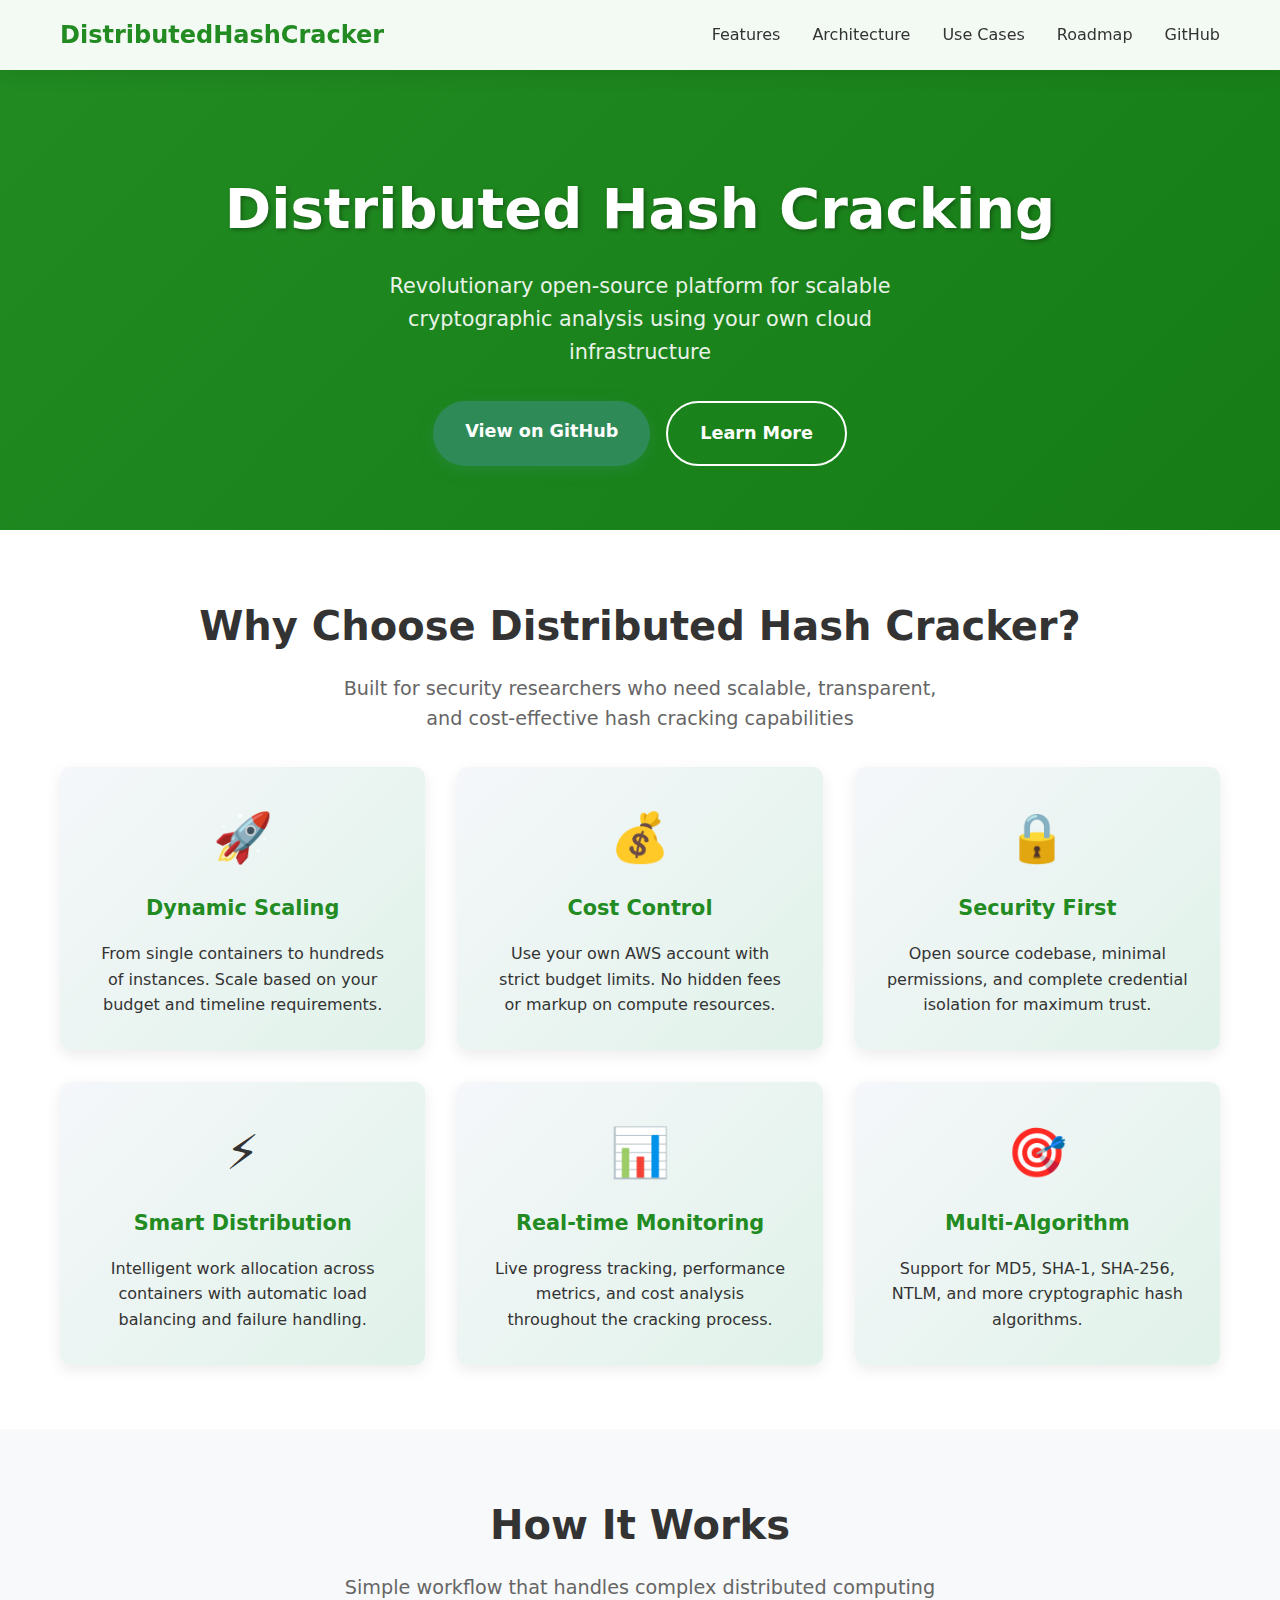
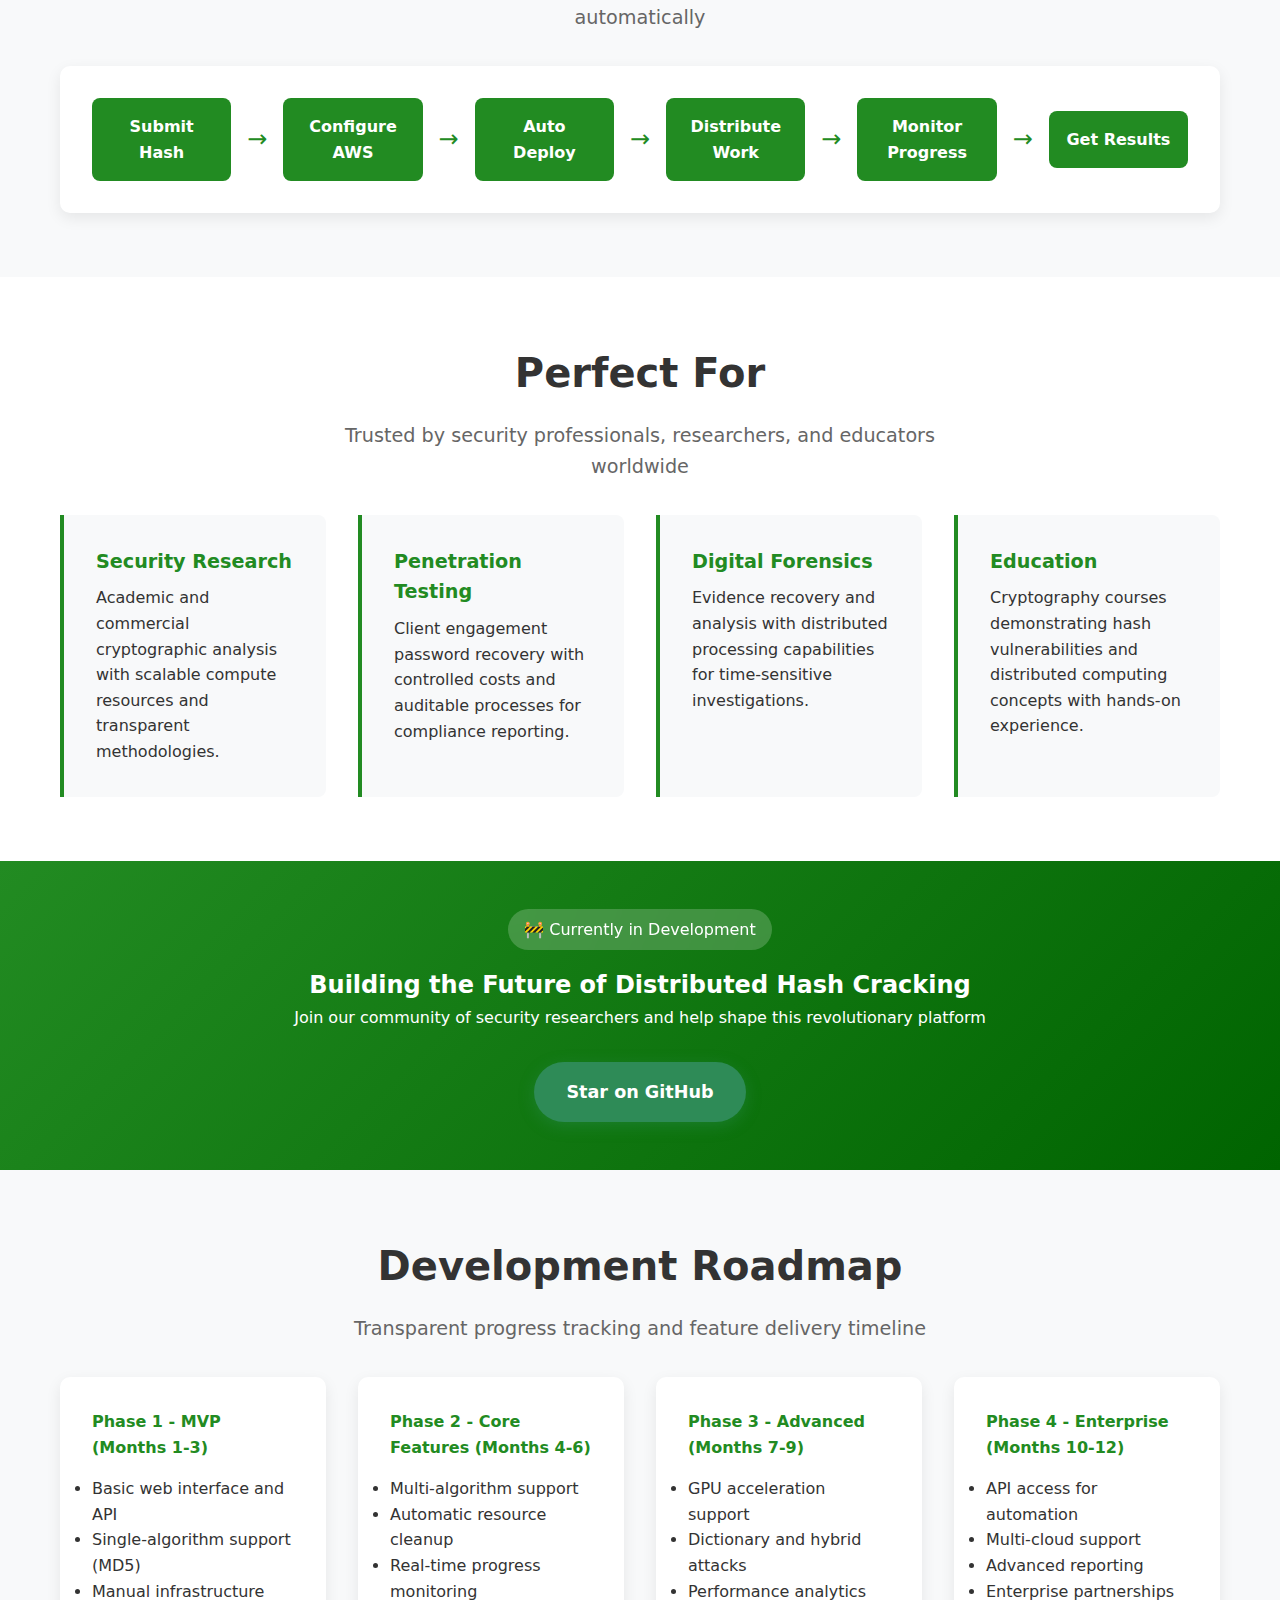
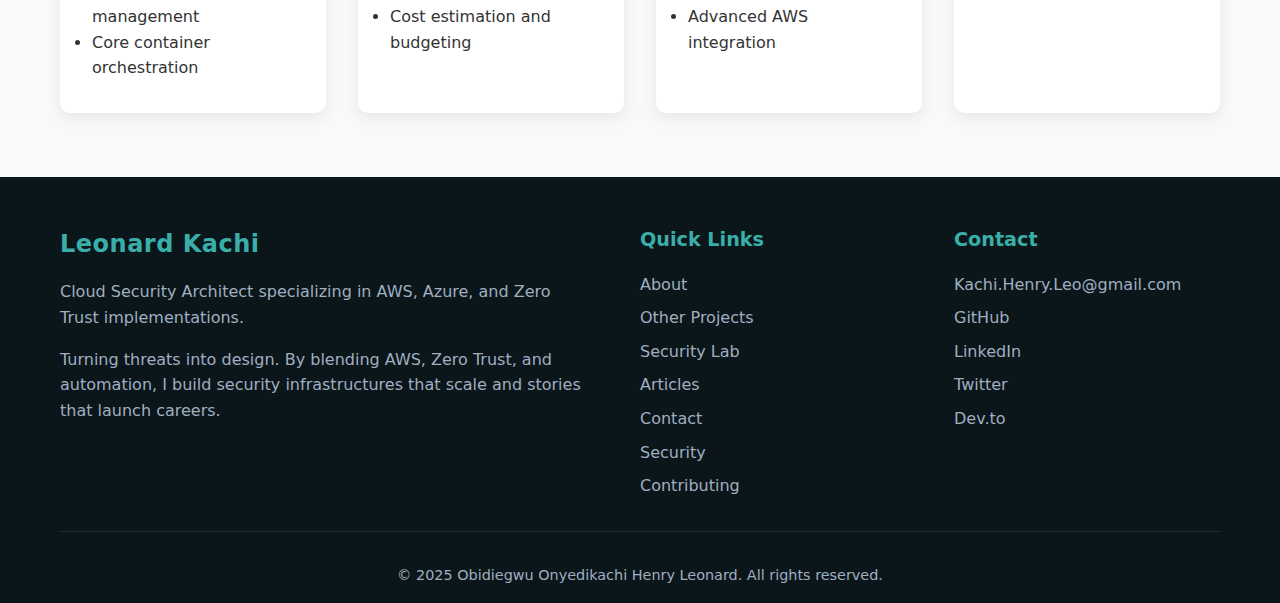
<file: index.html>
<!DOCTYPE html>
<html lang="en">
<head>
    <meta charset="UTF-8">
    <meta name="viewport" content="width=device-width, initial-scale=1.0">
    <title>DistributedHashCracker - Scalable Hash Cracking with Your Own Cloud</title>
    <meta name="description" content="Open-source platform for distributed hash cracking using your own AWS infrastructure. Secure, scalable, and cost-effective cryptographic research.">
    
<style>
    * {
        margin: 0;
        padding: 0;
        box-sizing: border-box;
    }
  :root {
  --primary: #0d1f23;
  --secondary: #1e3d38;
  --accent: #3aafa9;
  --accent-dark: #2b837e;
  --text: #feffff;
  --text-muted: #a0aec0;
  --text-dark: #2d3748;
  --transition: all 0.3s ease;
  --shadow: 0 4px 6px rgba(0, 0, 0, 0.1);
  --shadow-lg: 0 10px 15px rgba(0, 0, 0, 0.2);
  --radius: 8px;
  --radius-sm: 4px;
}
    body {
        font-family: 'Segoe UI', system-ui, -apple-system, sans-serif;
        line-height: 1.6;
        color: #333;
        background: linear-gradient(135deg, #228B22 0%, #006400 100%); /* forest green gradient */
        min-height: 100vh;
    }
    
    .container {
        max-width: 1200px;
        margin: 0 auto;
        padding: 0 20px;
    }
    
    header {
        background: rgba(255, 255, 255, 0.95);
        backdrop-filter: blur(10px);
        padding: 1rem 0;
        position: fixed;
        width: 100%;
        top: 0;
        z-index: 1000;
        box-shadow: 0 2px 20px rgba(0,0,0,0.1);
    }
    
    nav {
        display: flex;
        justify-content: space-between;
        align-items: center;
    }
    
    .logo {
        font-size: 1.5rem;
        font-weight: bold;
        color: #228B22; /* forest green */
    }
    
    .nav-links {
        display: flex;
        list-style: none;
        gap: 2rem;
    }
    
    .nav-links a {
        text-decoration: none;
        color: #333;
        font-weight: 500;
        transition: color 0.3s;
    }
    
    .nav-links a:hover {
        color: #228B22;
    }
    
    main {
        padding-top: 100px;
    }
    
    .hero {
        text-align: center;
        padding: 4rem 0;
        color: white;
    }
    
    .hero h1 {
        font-size: 3.5rem;
        margin-bottom: 1rem;
        text-shadow: 2px 2px 4px rgba(0,0,0,0.3);
    }
    
    .hero p {
        font-size: 1.3rem;
        margin-bottom: 2rem;
        opacity: 0.9;
        max-width: 600px;
        margin-left: auto;
        margin-right: auto;
    }
    
    .cta-buttons {
        display: flex;
        gap: 1rem;
        justify-content: center;
        flex-wrap: wrap;
    }
    
    .btn {
        display: inline-block;
        padding: 1rem 2rem;
        text-decoration: none;
        border-radius: 50px;
        font-weight: bold;
        transition: all 0.3s;
        border: none;
        cursor: pointer;
        font-size: 1.1rem;
    }
    
    .btn-primary {
        background: #2e8b57; /* sea green */
        color: white;
        box-shadow: 0 4px 15px rgba(46, 139, 87, 0.4);
    }
    
    .btn-primary:hover {
        background: #006400; /* dark green */
        transform: translateY(-2px);
        box-shadow: 0 6px 20px rgba(0,100,0,0.6);
    }
    
    .btn-secondary {
        background: transparent;
        color: white;
        border: 2px solid white;
    }
    
    .btn-secondary:hover {
        background: white;
        color: #228B22;
        transform: translateY(-2px);
    }
    
    .features {
        background: white;
        padding: 4rem 0;
    }
    
    .features-grid {
        display: grid;
        grid-template-columns: repeat(auto-fit, minmax(300px, 1fr));
        gap: 2rem;
        margin-top: 2rem;
    }
    
    .feature {
        padding: 2rem;
        border-radius: 10px;
        box-shadow: 0 5px 15px rgba(0,0,0,0.08);
        text-align: center;
        transition: transform 0.3s;
        background: linear-gradient(135deg, #f5f7fa 0%, #e0f2e9 100%); /* green-tinted */
    }
    
    .feature:hover {
        transform: translateY(-5px);
    }
    
    .feature-icon {
        font-size: 3rem;
        margin-bottom: 1rem;
        display: block;
    }
    
    .feature h3 {
        font-size: 1.3rem;
        margin-bottom: 1rem;
        color: #228B22;
    }
    
    .section-title {
        text-align: center;
        font-size: 2.5rem;
        margin-bottom: 1rem;
        color: #333;
    }
    
    .section-subtitle {
        text-align: center;
        font-size: 1.2rem;
        color: #666;
        max-width: 600px;
        margin: 0 auto;
    }
    
    .architecture {
        background: #f8f9fa;
        padding: 4rem 0;
    }
    
    .architecture-diagram {
        background: white;
        padding: 2rem;
        border-radius: 10px;
        box-shadow: 0 5px 15px rgba(0,0,0,0.08);
        margin-top: 2rem;
        text-align: center;
    }
    
    .flow-steps {
        display: flex;
        justify-content: space-between;
        align-items: center;
        flex-wrap: wrap;
        gap: 1rem;
    }
    
    .step {
        flex: 1;
        min-width: 120px;
        padding: 1rem;
        background: #228B22;
        color: white;
        border-radius: 8px;
        font-weight: bold;
        text-align: center;
    }
    
    .arrow {
        font-size: 1.5rem;
        color: #228B22;
    }
    
    .use-cases {
        padding: 4rem 0;
        background: white;
    }
    
    .use-cases-grid {
        display: grid;
        grid-template-columns: repeat(auto-fit, minmax(250px, 1fr));
        gap: 2rem;
        margin-top: 2rem;
    }
    
    .use-case {
        padding: 2rem;
        border-left: 4px solid #228B22;
        background: #f8f9fa;
        border-radius: 0 8px 8px 0;
    }
    
    .use-case h4 {
        color: #228B22;
        margin-bottom: 0.5rem;
        font-size: 1.2rem;
    }
    
    .status {
        background: linear-gradient(135deg, #228B22 0%, #006400 100%);
        color: white;
        padding: 3rem 0;
        text-align: center;
    }
    
    .status-badge {
        display: inline-block;
        background: rgba(255, 255, 255, 0.2);
        padding: 0.5rem 1rem;
        border-radius: 25px;
        margin-bottom: 1rem;
        backdrop-filter: blur(10px);
    }
    
    .roadmap {
        background: #f8f9fa;
        padding: 4rem 0;
    }
    
    .roadmap-items {
        display: grid;
        grid-template-columns: repeat(auto-fit, minmax(250px, 1fr));
        gap: 2rem;
        margin-top: 2rem;
    }
    
    .roadmap-item {
        background: white;
        padding: 2rem;
        border-radius: 10px;
        box-shadow: 0 5px 15px rgba(0,0,0,0.08);
    }
    
    .phase {
        color: #228B22;
        font-weight: bold;
        margin-bottom: 1rem;
    }
    
/* Footer - Fixed */
.footer {
  background: #0a161a;
  padding: 3rem 0 1rem;
  color: var(--text);
}

.footer-content {
  display: grid;
  grid-template-columns: 2fr 1fr 1fr;
  gap: 3rem;
  margin-bottom: 2rem;
}

.footer-about h3 {
  color: var(--accent);
  margin-bottom: 1rem;
  font-size: 1.5rem;
  font-weight: 600;
}

.footer-about p {
  margin-bottom: 1rem;
  color: var(--text-muted);
  line-height: 1.6;
}

.footer-links h4, .footer-contact h4 {
  color: var(--accent);
  margin-bottom: 1rem;
  font-size: 1.2rem;
  font-weight: 600;
}

.footer-links ul, .footer-contact ul {
  list-style: none;
  display: flex;
  flex-direction: column;
  gap: 0.5rem;
}

.footer-links a, .footer-contact a {
  color: var(--text-muted);
  text-decoration: none;
  transition: var(--transition);
}

.footer-links a:hover, .footer-contact a:hover {
  color: var(--accent);
}

.footer-bottom {
  text-align: center;
  padding-top: 2rem;
  border-top: 1px solid rgba(255, 255, 255, 0.1);
  font-size: 0.9rem;
  color: var(--text-muted);
}

/* Leonard Kachi name styling */
.footer-about h3 {
  font-family: 'Segoe UI', system-ui, -apple-system, sans-serif;
  font-weight: 700;
  letter-spacing: 0.5px;
}

    
    @media (max-width: 768px) {
        .hero h1 {
            font-size: 2.5rem;
        }
        
        .hero p {
            font-size: 1.1rem;
        }
        
        .cta-buttons {
            flex-direction: column;
            align-items: center;
        }
        
        .flow-steps {
            flex-direction: column;
        }
        
        .arrow {
            transform: rotate(90deg);
        }
        
        .nav-links {
            display: none;
        }
        
        .footer-content {
            grid-template-columns: 1fr;
            gap: 2rem;
        }
    }
</style>

</head>
<body>
    <header>
        <nav class="container">
            <div class="logo">DistributedHashCracker</div>
            <ul class="nav-links">
                <li><a href="#features">Features</a></li>
                <li><a href="#architecture">Architecture</a></li>
                <li><a href="#use-cases">Use Cases</a></li>
                <li><a href="#roadmap">Roadmap</a></li>
                <li><a href="https://github.com/LeonardKachi/Distributed-Hash-Cracking.git">GitHub</a></li>
            </ul>
        </nav>
    </header>

    <main>
        <section class="hero">
            <div class="container">
                <h1>Distributed Hash Cracking</h1>
                <p>Revolutionary open-source platform for scalable cryptographic analysis using your own cloud infrastructure</p>
                <div class="cta-buttons">
                    <a href="https://github.com/LeonardKachi/Distributed-Hash-Cracking.git" class="btn btn-primary">View on GitHub</a>
                    <a href="#features" class="btn btn-secondary">Learn More</a>
                </div>
            </div>
        </section>

        <section id="features" class="features">
            <div class="container">
                <h2 class="section-title">Why Choose Distributed Hash Cracker?</h2>
                <p class="section-subtitle">Built for security researchers who need scalable, transparent, and cost-effective hash cracking capabilities</p>
                
                <div class="features-grid">
                    <div class="feature">
                        <span class="feature-icon">🚀</span>
                        <h3>Dynamic Scaling</h3>
                        <p>From single containers to hundreds of instances. Scale based on your budget and timeline requirements.</p>
                    </div>
                    <div class="feature">
                        <span class="feature-icon">💰</span>
                        <h3>Cost Control</h3>
                        <p>Use your own AWS account with strict budget limits. No hidden fees or markup on compute resources.</p>
                    </div>
                    <div class="feature">
                        <span class="feature-icon">🔒</span>
                        <h3>Security First</h3>
                        <p>Open source codebase, minimal permissions, and complete credential isolation for maximum trust.</p>
                    </div>
                    <div class="feature">
                        <span class="feature-icon">⚡</span>
                        <h3>Smart Distribution</h3>
                        <p>Intelligent work allocation across containers with automatic load balancing and failure handling.</p>
                    </div>
                    <div class="feature">
                        <span class="feature-icon">📊</span>
                        <h3>Real-time Monitoring</h3>
                        <p>Live progress tracking, performance metrics, and cost analysis throughout the cracking process.</p>
                    </div>
                    <div class="feature">
                        <span class="feature-icon">🎯</span>
                        <h3>Multi-Algorithm</h3>
                        <p>Support for MD5, SHA-1, SHA-256, NTLM, and more cryptographic hash algorithms.</p>
                    </div>
                </div>
            </div>
        </section>

        <section id="architecture" class="architecture">
            <div class="container">
                <h2 class="section-title">How It Works</h2>
                <p class="section-subtitle">Simple workflow that handles complex distributed computing automatically</p>
                
                <div class="architecture-diagram">
                    <div class="flow-steps">
                        <div class="step">Submit Hash</div>
                        <div class="arrow">→</div>
                        <div class="step">Configure AWS</div>
                        <div class="arrow">→</div>
                        <div class="step">Auto Deploy</div>
                        <div class="arrow">→</div>
                        <div class="step">Distribute Work</div>
                        <div class="arrow">→</div>
                        <div class="step">Monitor Progress</div>
                        <div class="arrow">→</div>
                        <div class="step">Get Results</div>
                    </div>
                </div>
            </div>
        </section>

        <section id="use-cases" class="use-cases">
            <div class="container">
                <h2 class="section-title">Perfect For</h2>
                <p class="section-subtitle">Trusted by security professionals, researchers, and educators worldwide</p>
                
                <div class="use-cases-grid">
                    <div class="use-case">
                        <h4>Security Research</h4>
                        <p>Academic and commercial cryptographic analysis with scalable compute resources and transparent methodologies.</p>
                    </div>
                    <div class="use-case">
                        <h4>Penetration Testing</h4>
                        <p>Client engagement password recovery with controlled costs and auditable processes for compliance reporting.</p>
                    </div>
                    <div class="use-case">
                        <h4>Digital Forensics</h4>
                        <p>Evidence recovery and analysis with distributed processing capabilities for time-sensitive investigations.</p>
                    </div>
                    <div class="use-case">
                        <h4>Education</h4>
                        <p>Cryptography courses demonstrating hash vulnerabilities and distributed computing concepts with hands-on experience.</p>
                    </div>
                </div>
            </div>
        </section>

        <section class="status">
            <div class="container">
                <div class="status-badge">🚧 Currently in Development</div>
                <h2>Building the Future of Distributed Hash Cracking</h2>
                <p>Join our community of security researchers and help shape this revolutionary platform</p>
                <div style="margin-top: 2rem;">
                    <a href="https://github.com/LeonardKachi/Distributed-Hash-Cracking.git" class="btn btn-primary">Star on GitHub</a>
                </div>
            </div>
        </section>

        <section id="roadmap" class="roadmap">
            <div class="container">
                <h2 class="section-title">Development Roadmap</h2>
                <p class="section-subtitle">Transparent progress tracking and feature delivery timeline</p>
                
                <div class="roadmap-items">
                    <div class="roadmap-item">
                        <div class="phase">Phase 1 - MVP (Months 1-3)</div>
                        <ul>
                            <li>Basic web interface and API</li>
                            <li>Single-algorithm support (MD5)</li>
                            <li>Manual infrastructure management</li>
                            <li>Core container orchestration</li>
                        </ul>
                    </div>
                    <div class="roadmap-item">
                        <div class="phase">Phase 2 - Core Features (Months 4-6)</div>
                        <ul>
                            <li>Multi-algorithm support</li>
                            <li>Automatic resource cleanup</li>
                            <li>Real-time progress monitoring</li>
                            <li>Cost estimation and budgeting</li>
                        </ul>
                    </div>
                    <div class="roadmap-item">
                        <div class="phase">Phase 3 - Advanced (Months 7-9)</div>
                        <ul>
                            <li>GPU acceleration support</li>
                            <li>Dictionary and hybrid attacks</li>
                            <li>Performance analytics</li>
                            <li>Advanced AWS integration</li>
                        </ul>
                    </div>
                    <div class="roadmap-item">
                        <div class="phase">Phase 4 - Enterprise (Months 10-12)</div>
                        <ul>
                            <li>API access for automation</li>
                            <li>Multi-cloud support</li>
                            <li>Advanced reporting</li>
                            <li>Enterprise partnerships</li>
                        </ul>
                    </div>
                </div>
            </div>
        </section>
    </main>
    
<footer class="footer">
    <div class="container">
      <div class="footer-content">
        <div class="footer-about">
          <h3>Leonard Kachi</h3>
          <p>Cloud Security Architect specializing in AWS, Azure, and Zero Trust implementations.</p>
          <p>Turning threats into design. By blending AWS, Zero Trust, and automation, I build security infrastructures that scale and stories that launch careers.</p>
        </div>
        <div class="footer-links">
          <h4>Quick Links</h4>
          <ul>
            <li><a href="https://leonardkachi.github.io/Portfolio-website/index.html#about">About</a></li>
            <li><a href="https://leonardkachi.github.io/Portfolio-website/index.html#projects">Other Projects</a></li>
            <li><a href="https://leonardkachi.github.io/Portfolio-website/index.html#lab">Security Lab</a></li>
            <li><a href="https://leonardkachi.github.io/Portfolio-website/index.html#articles">Articles</a></li>
            <li><a href="https://leonardkachi.github.io/Portfolio-website/">Contact</a></li>
            <li><a href="#security">Security</a></li>
            <li><a href="#contributing">Contributing</a></li>
          </ul>
        </div>

        <div class="footer-contact">
          <h4>Contact</h4>
          <ul>
            <li><a href="mailto:Kachi.Henry.Leo@gmail.com">Kachi.Henry.Leo@gmail.com</a></li>
            <li><a href="https://github.com/LeonardKachi" target="_blank">GitHub</a></li>
            <li><a href="https://www.linkedin.com/in/onyedikachi-obidiegwu" target="_blank">LinkedIn</a></li>
            <li><a href="https://twitter.com/Leonard_kachi" target="_blank">Twitter</a></li>
            <li><a href="https://dev.to/leonardkachi" target="_blank">Dev.to</a></li>
          </ul>
        </div>
      </div>
      <div class="footer-bottom">
        <p>&copy; <span id="year">2025</span> Obidiegwu Onyedikachi Henry Leonard. All rights reserved.</p>
      </div>
    </div>
  </footer>
</body>
</html>
</file>
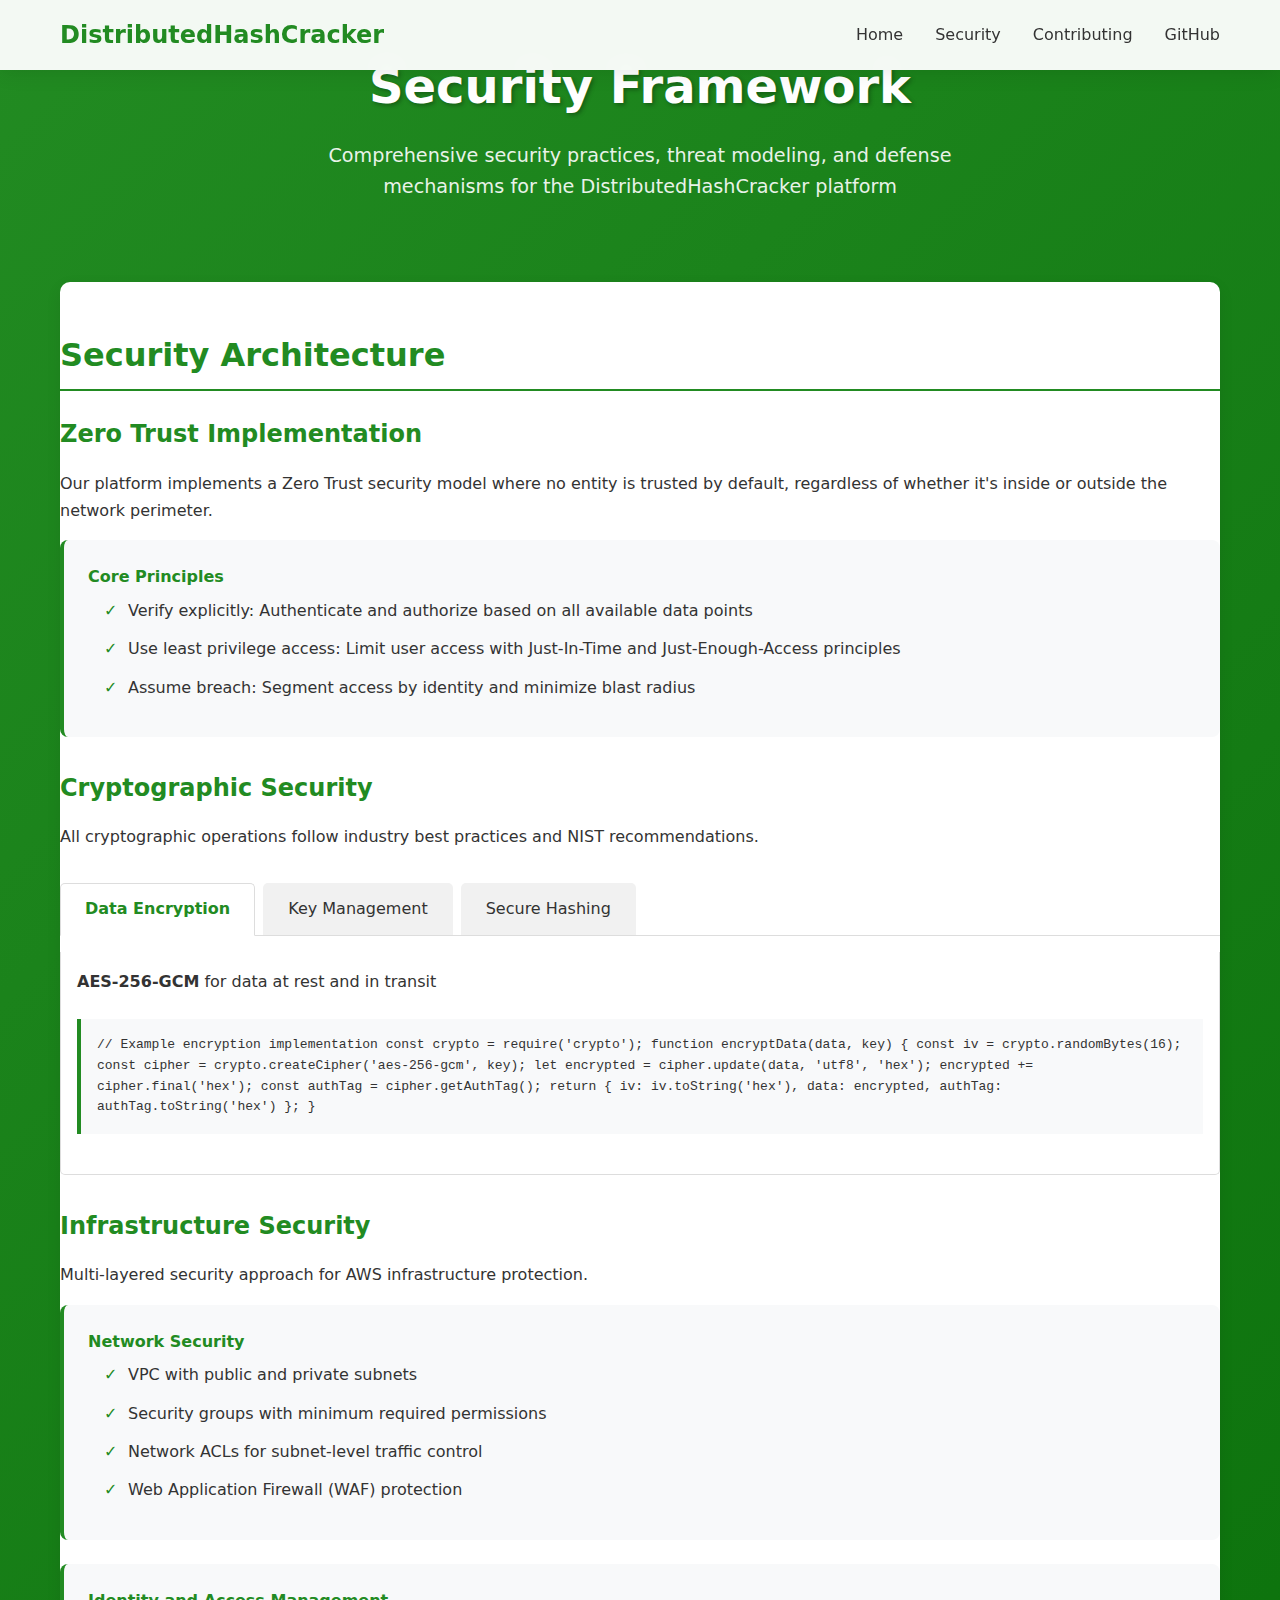
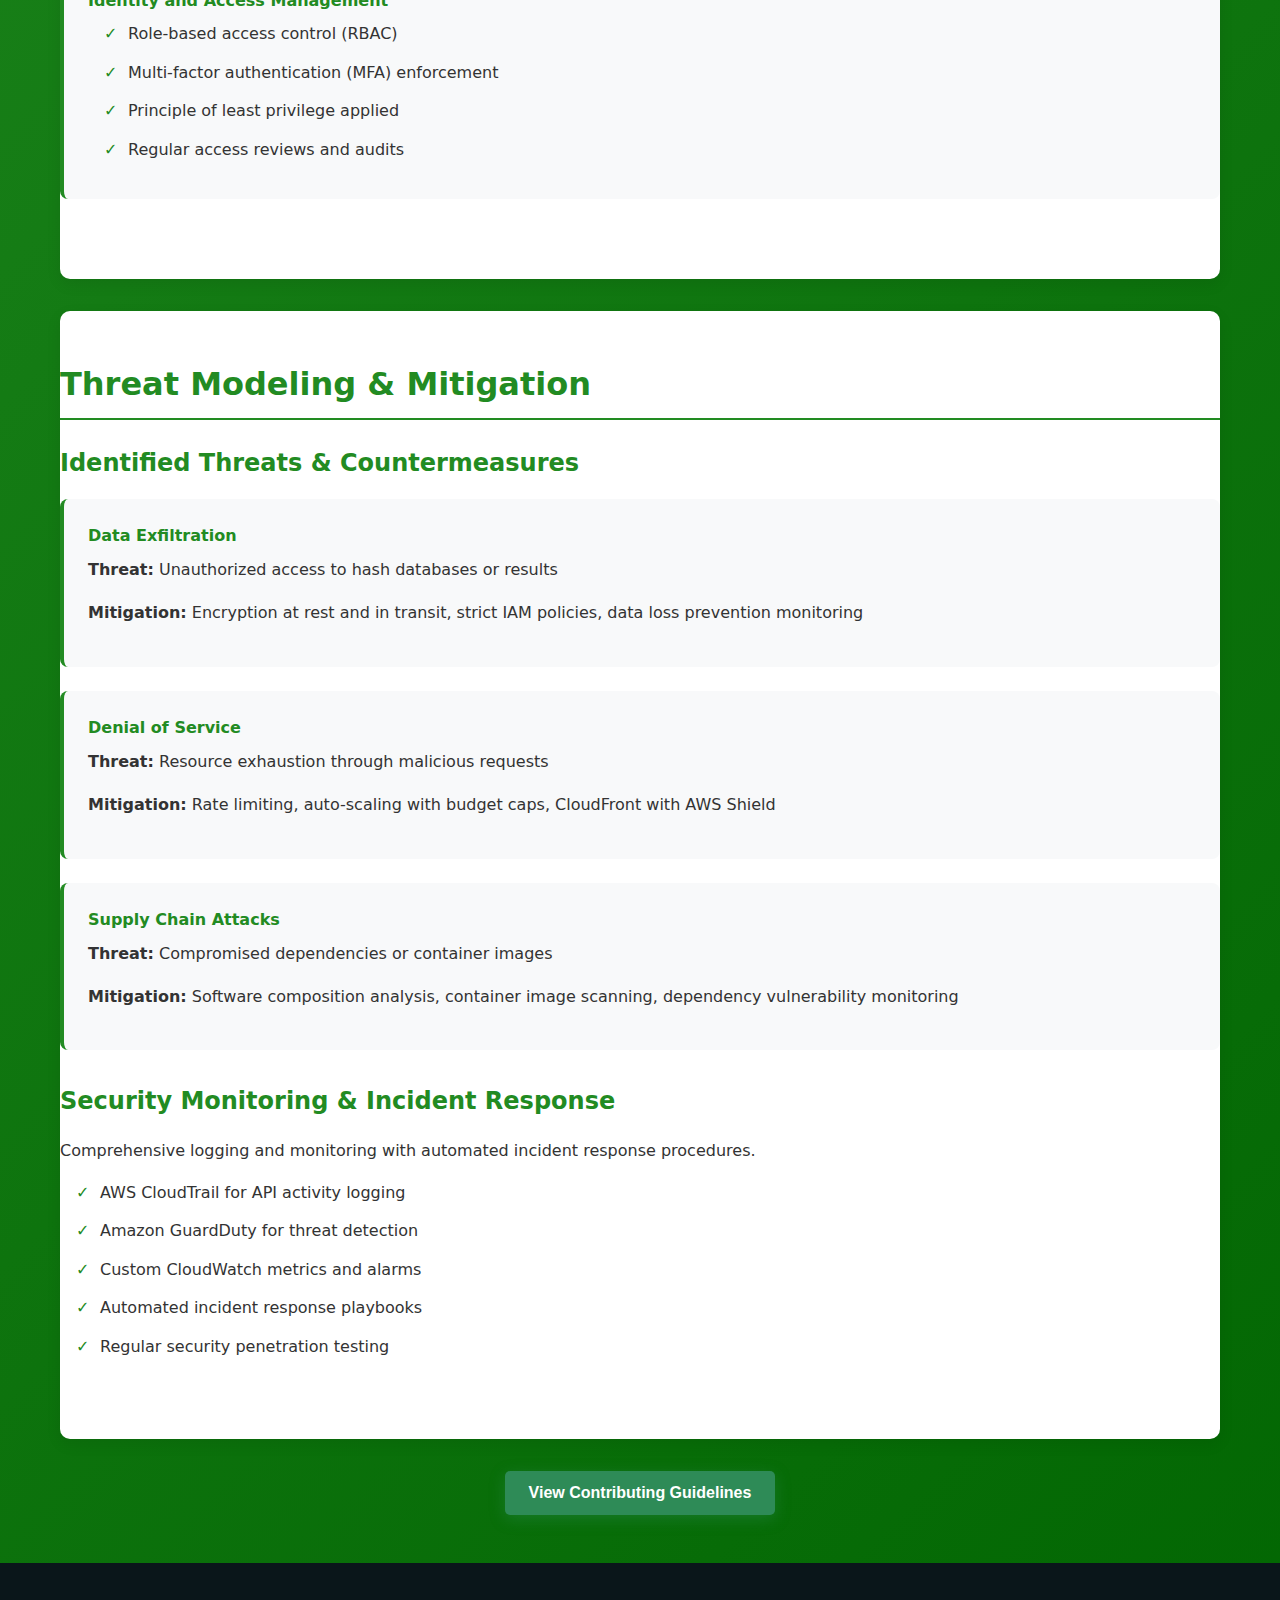
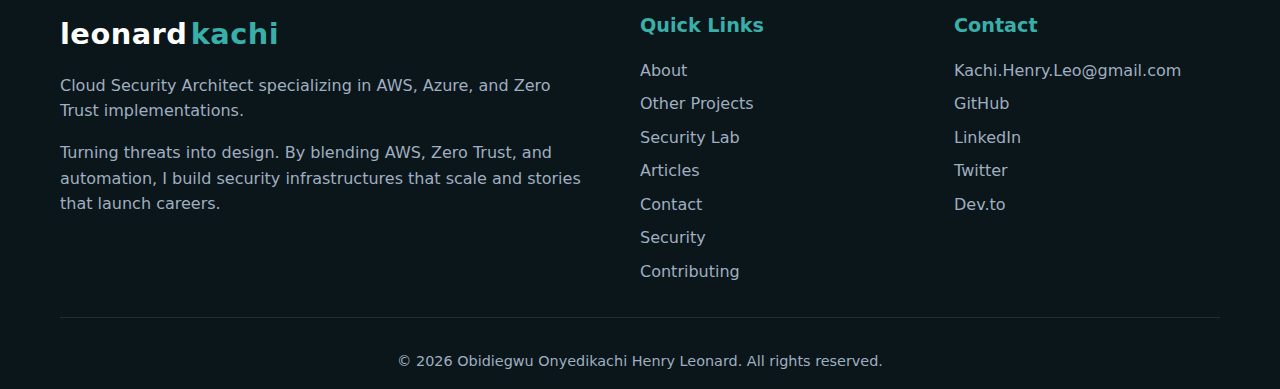
<file: Security & Contributing.html>
<!DOCTYPE html>
<html lang="en">
<head>
    <meta charset="UTF-8">
    <meta name="viewport" content="width=device-width, initial-scale=1.0">
    <title>DistributedHashCracker - Security & Contributing</title>
    <meta name="description" content="Security practices and contribution guidelines for the DistributedHashCracker project">
    
<style>
    * {
        margin: 0;
        padding: 0;
        box-sizing: border-box;
    }
    
    :root {
        --primary: #0d1f23;
        --secondary: #1e3d38;
        --accent: #3aafa9;
        --accent-dark: #2b837e;
        --text: #feffff;
        --text-muted: #a0aec0;
        --text-dark: #2d3748;
        --transition: all 0.3s ease;
        --shadow: 0 4px 6px rgba(0, 0, 0, 0.1);
        --shadow-lg: 0 10px 15px rgba(0, 0, 0, 0.2);
        --radius: 8px;
        --radius-sm: 4px;
    }
    
    body {
        font-family: 'Segoe UI', system-ui, -apple-system, sans-serif;
        line-height: 1.6;
        color: #333;
        background: linear-gradient(135deg, #228B22 0%, #006400 100%);
        min-height: 100vh;
    }
    
    .container {
        max-width: 1200px;
        margin: 0 auto;
        padding: 0 20px;
    }
    
    header {
        background: rgba(255, 255, 255, 0.95);
        backdrop-filter: blur(10px);
        padding: 1rem 0;
        position: fixed;
        width: 100%;
        top: 0;
        z-index: 1000;
        box-shadow: 0 2px 20px rgba(0,0,0,0.1);
    }
    
    nav {
        display: flex;
        justify-content: space-between;
        align-items: center;
    }
    
    .logo {
        font-size: 1.5rem;
        font-weight: bold;
        color: #228B22;
    }
    
    .nav-links {
        display: flex;
        list-style: none;
        gap: 2rem;
    }
    
    .nav-links a {
        text-decoration: none;
        color: #333;
        font-weight: 500;
        transition: color 0.3s;
    }
    
    .nav-links a:hover {
        color: #228B22;
    }
    
    main {
        padding-top: 100px;
    }
    
    .page-header {
        text-align: center;
        padding: 3rem 0;
        color: white;
        margin-bottom: 2rem;
    }
    
    .page-header h1 {
        font-size: 3rem;
        margin-bottom: 1rem;
        text-shadow: 2px 2px 4px rgba(0,0,0,0.3);
    }
    
    .page-header p {
        font-size: 1.2rem;
        opacity: 0.9;
        max-width: 700px;
        margin: 0 auto;
    }
    
    .content-section {
        background: white;
        padding: 3rem 0;
        margin-bottom: 2rem;
        border-radius: 10px;
        box-shadow: 0 5px 15px rgba(0,0,0,0.08);
    }
    
    .section-title {
        font-size: 2rem;
        margin-bottom: 1.5rem;
        color: #228B22;
        border-bottom: 2px solid #228B22;
        padding-bottom: 0.5rem;
    }
    
    .subsection {
        margin-bottom: 2rem;
    }
    
    .subsection h3 {
        font-size: 1.5rem;
        margin-bottom: 1rem;
        color: #228B22;
    }
    
    .subsection p {
        margin-bottom: 1rem;
        line-height: 1.7;
    }
    
    .feature-list {
        list-style-type: none;
        padding-left: 1rem;
    }
    
    .feature-list li {
        margin-bottom: 0.8rem;
        position: relative;
        padding-left: 1.5rem;
    }
    
    .feature-list li:before {
        content: "✓";
        color: #228B22;
        font-weight: bold;
        position: absolute;
        left: 0;
    }
    
    .code-block {
        background: #f8f9fa;
        border-left: 4px solid #228B22;
        padding: 1rem;
        margin: 1.5rem 0;
        font-family: monospace;
        overflow-x: auto;
    }
    
    .btn {
        display: inline-block;
        padding: 0.8rem 1.5rem;
        text-decoration: none;
        border-radius: 5px;
        font-weight: bold;
        transition: all 0.3s;
        border: none;
        cursor: pointer;
        font-size: 1rem;
    }
    
    .btn-primary {
        background: #2e8b57;
        color: white;
        box-shadow: 0 4px 15px rgba(46, 139, 87, 0.4);
    }
    
    .btn-primary:hover {
        background: #006400;
        transform: translateY(-2px);
        box-shadow: 0 6px 20px rgba(0,100,0,0.6);
    }
    
    .btn-secondary {
        background: transparent;
        color: #228B22;
        border: 2px solid #228B22;
    }
    
    .btn-secondary:hover {
        background: #228B22;
        color: white;
        transform: translateY(-2px);
    }
    
    .card {
        background: #f8f9fa;
        padding: 1.5rem;
        border-radius: 8px;
        margin-bottom: 1.5rem;
        border-left: 4px solid #228B22;
    }
    
    .card h4 {
        color: #228B22;
        margin-bottom: 0.5rem;
    }
    
    .tab-container {
        margin: 2rem 0;
    }
    
    .tabs {
        display: flex;
        border-bottom: 1px solid #ddd;
        margin-bottom: 1rem;
    }
    
    .tab {
        padding: 0.8rem 1.5rem;
        cursor: pointer;
        border: 1px solid transparent;
        border-bottom: none;
        border-radius: 5px 5px 0 0;
        margin-right: 0.5rem;
        background: #f1f1f1;
    }
    
    .tab.active {
        background: white;
        border-color: #ddd;
        border-bottom: 1px solid white;
        margin-bottom: -1px;
        font-weight: bold;
        color: #228B22;
    }
    
    .tab-content {
        display: none;
        padding: 1rem;
        background: white;
        border: 1px solid #ddd;
        border-top: none;
        border-radius: 0 0 5px 5px;
    }
    
    .tab-content.active {
        display: block;
    }
    
    .footer {
        background: #0a161a;
        padding: 3rem 0 1rem;
        color: var(--text);
        margin-top: 3rem;
    }
    
    .footer-content {
        display: grid;
        grid-template-columns: 2fr 1fr 1fr;
        gap: 3rem;
        margin-bottom: 2rem;
    }
    
    .footer-about h3 {
        margin-bottom: 1rem;
        font-size: 1.8rem;
        font-weight: 700;
    }
    
    .footer-about p {
        margin-bottom: 1rem;
        color: var(--text-muted);
        line-height: 1.6;
    }
    
    .footer-links h4, .footer-contact h4 {
        color: var(--accent);
        margin-bottom: 1rem;
        font-size: 1.2rem;
        font-weight: 600;
    }
    
    .footer-links ul, .footer-contact ul {
        list-style: none;
        display: flex;
        flex-direction: column;
        gap: 0.5rem;
    }
    
    .footer-links a, .footer-contact a {
        color: var(--text-muted);
        text-decoration: none;
        transition: var(--transition);
    }
    
    .footer-links a:hover, .footer-contact a:hover {
        color: var(--accent);
    }
    
    .footer-bottom {
        text-align: center;
        padding-top: 2rem;
        border-top: 1px solid rgba(255, 255, 255, 0.1);
        font-size: 0.9rem;
        color: var(--text-muted);
    }
    
    .name-logo {
        display: flex;
        align-items: center;
        font-family: 'Segoe UI', system-ui, -apple-system, sans-serif;
        font-weight: 700;
        letter-spacing: 0.5px;
        font-size: 1.8rem;
        margin-bottom: 1rem;
    }
    
    .leonard {
        color: white;
        margin-right: 0.2rem;
    }
    
    .kachi {
        color: var(--accent);
    }
    
    @media (max-width: 768px) {
        .nav-links {
            display: none;
        }
        
        .page-header h1 {
            font-size: 2.2rem;
        }
        
        .footer-content {
            grid-template-columns: 1fr;
            gap: 2rem;
        }
        
        .name-logo {
            font-size: 1.5rem;
        }
        
        .tabs {
            flex-direction: column;
        }
        
        .tab {
            margin-right: 0;
            margin-bottom: 0.5rem;
            border-radius: 5px;
        }
    }
</style>
</head>
<body>
    <header>
        <nav class="container">
            <div class="logo">DistributedHashCracker</div>
            <ul class="nav-links">
                <li><a href="index.html">Home</a></li>
                <li><a href="#security">Security</a></li>
                <li><a href="#contributing">Contributing</a></li>
                <li><a href="https://github.com/LeonardKachi/Distributed-Hash-Cracking.git">GitHub</a></li>
            </ul>
        </nav>
    </header>

    <main class="container">
        <!-- Security Page Content -->
        <section id="security">
            <div class="page-header">
                <h1>Security Framework</h1>
                <p>Comprehensive security practices, threat modeling, and defense mechanisms for the DistributedHashCracker platform</p>
            </div>
            
            <div class="content-section">
                <h2 class="section-title">Security Architecture</h2>
                
                <div class="subsection">
                    <h3>Zero Trust Implementation</h3>
                    <p>Our platform implements a Zero Trust security model where no entity is trusted by default, regardless of whether it's inside or outside the network perimeter.</p>
                    
                    <div class="card">
                        <h4>Core Principles</h4>
                        <ul class="feature-list">
                            <li>Verify explicitly: Authenticate and authorize based on all available data points</li>
                            <li>Use least privilege access: Limit user access with Just-In-Time and Just-Enough-Access principles</li>
                            <li>Assume breach: Segment access by identity and minimize blast radius</li>
                        </ul>
                    </div>
                </div>
                
                <div class="subsection">
                    <h3>Cryptographic Security</h3>
                    <p>All cryptographic operations follow industry best practices and NIST recommendations.</p>
                    
                    <div class="tab-container">
                        <div class="tabs">
                            <div class="tab active" onclick="openTab(event, 'encryption')">Data Encryption</div>
                            <div class="tab" onclick="openTab(event, 'keymgmt')">Key Management</div>
                            <div class="tab" onclick="openTab(event, 'hashing')">Secure Hashing</div>
                        </div>
                        
                        <div id="encryption" class="tab-content active">
                            <p><strong>AES-256-GCM</strong> for data at rest and in transit</p>
                            <div class="code-block">
// Example encryption implementation
const crypto = require('crypto');

function encryptData(data, key) {
    const iv = crypto.randomBytes(16);
    const cipher = crypto.createCipher('aes-256-gcm', key);
    let encrypted = cipher.update(data, 'utf8', 'hex');
    encrypted += cipher.final('hex');
    const authTag = cipher.getAuthTag();
    return { iv: iv.toString('hex'), data: encrypted, authTag: authTag.toString('hex') };
}
                            </div>
                        </div>
                        
                        <div id="keymgmt" class="tab-content">
                            <p><strong>AWS KMS</strong> integration for secure key management with automatic rotation</p>
                            <ul class="feature-list">
                                <li>Hardware Security Modules (HSM) protection</li>
                                <li>Automatic key rotation every 90 days</li>
                                <li>Granular access policies with IAM integration</li>
                            </ul>
                        </div>
                        
                        <div id="hashing" class="tab-content">
                            <p><strong>Argon2id</strong> for password hashing with configurable parameters</p>
                            <div class="code-block">
// Secure password hashing with Argon2
const argon2 = require('argon2');

async function hashPassword(password) {
    return await argon2.hash(password, {
        type: argon2.argon2id,
        memoryCost: 2 ** 16,
        timeCost: 3,
        parallelism: 1
    });
}
                            </div>
                        </div>
                    </div>
                </div>
                
                <div class="subsection">
                    <h3>Infrastructure Security</h3>
                    <p>Multi-layered security approach for AWS infrastructure protection.</p>
                    
                    <div class="card">
                        <h4>Network Security</h4>
                        <ul class="feature-list">
                            <li>VPC with public and private subnets</li>
                            <li>Security groups with minimum required permissions</li>
                            <li>Network ACLs for subnet-level traffic control</li>
                            <li>Web Application Firewall (WAF) protection</li>
                        </ul>
                    </div>
                    
                    <div class="card">
                        <h4>Identity and Access Management</h4>
                        <ul class="feature-list">
                            <li>Role-based access control (RBAC)</li>
                            <li>Multi-factor authentication (MFA) enforcement</li>
                            <li>Principle of least privilege applied</li>
                            <li>Regular access reviews and audits</li>
                        </ul>
                    </div>
                </div>
            </div>
            
            <div class="content-section">
                <h2 class="section-title">Threat Modeling & Mitigation</h2>
                
                <div class="subsection">
                    <h3>Identified Threats & Countermeasures</h3>
                    
                    <div class="card">
                        <h4>Data Exfiltration</h4>
                        <p><strong>Threat:</strong> Unauthorized access to hash databases or results</p>
                        <p><strong>Mitigation:</strong> Encryption at rest and in transit, strict IAM policies, data loss prevention monitoring</p>
                    </div>
                    
                    <div class="card">
                        <h4>Denial of Service</h4>
                        <p><strong>Threat:</strong> Resource exhaustion through malicious requests</p>
                        <p><strong>Mitigation:</strong> Rate limiting, auto-scaling with budget caps, CloudFront with AWS Shield</p>
                    </div>
                    
                    <div class="card">
                        <h4>Supply Chain Attacks</h4>
                        <p><strong>Threat:</strong> Compromised dependencies or container images</p>
                        <p><strong>Mitigation:</strong> Software composition analysis, container image scanning, dependency vulnerability monitoring</p>
                    </div>
                </div>
                
                <div class="subsection">
                    <h3>Security Monitoring & Incident Response</h3>
                    <p>Comprehensive logging and monitoring with automated incident response procedures.</p>
                    
                    <ul class="feature-list">
                        <li>AWS CloudTrail for API activity logging</li>
                        <li>Amazon GuardDuty for threat detection</li>
                        <li>Custom CloudWatch metrics and alarms</li>
                        <li>Automated incident response playbooks</li>
                        <li>Regular security penetration testing</li>
                    </ul>
                </div>
            </div>
        </section>
        
        <!-- Contributing Page Content -->
        <section id="contributing" style="display: none;">
            <div class="page-header">
                <h1>Contribution Guidelines</h1>
                <p>Join our community of security researchers and help build the future of distributed hash cracking</p>
            </div>
            
            <div class="content-section">
                <h2 class="section-title">Getting Started</h2>
                
                <div class="subsection">
                    <h3>Development Environment Setup</h3>
                    <p>Follow these steps to set up your local development environment:</p>
                    
                    <div class="code-block">
# Clone the repository
git clone https://github.com/LeonardKachi/Distributed-Hash-Cracking.git
cd Distributed-Hash-Cracking

# Install dependencies
npm install

# Set up environment variables
cp .env.example .env
# Edit .env with your configuration

# Start development server
npm run dev
                    </div>
                    
                    <p>For detailed setup instructions, check our <a href="#">Development Setup Guide</a>.</p>
                </div>
                
                <div class="subsection">
                    <h3>Project Structure</h3>
                    <p>Understanding the codebase organization:</p>
                    
                    <div class="card">
                        <h4>Key Directories</h4>
                        <ul class="feature-list">
                            <li><code>/src</code> - Main application source code</li>
                            <li><code>/infrastructure</code> - AWS CDK infrastructure as code</li>
                            <li><code>/docs</code> - Project documentation</li>
                            <li><code>/tests</code> - Unit and integration tests</li>
                            <li><code>/scripts</code> - Deployment and utility scripts</li>
                        </ul>
                    </div>
                </div>
            </div>
            
            <div class="content-section">
                <h2 class="section-title">Contribution Workflow</h2>
                
                <div class="subsection">
                    <h3>Fork & Pull Request Model</h3>
                    <p>We follow the standard GitHub contribution workflow:</p>
                    
                    <ol style="padding-left: 1.5rem; line-height: 1.7;">
                        <li><strong>Fork</strong> the repository to your GitHub account</li>
                        <li><strong>Clone</strong> your forked repository locally</li>
                        <li><strong>Create a feature branch</strong> for your changes</li>
                        <li><strong>Make your changes</strong> and test thoroughly</li>
                        <li><strong>Commit</strong> with descriptive commit messages</li>
                        <li><strong>Push</strong> to your forked repository</li>
                        <li><strong>Open a Pull Request</strong> to the main repository</li>
                    </ol>
                </div>
                
                <div class="subsection">
                    <h3>Code Quality Standards</h3>
                    <p>Maintain high code quality with these guidelines:</p>
                    
                    <div class="card">
                        <h4>Coding Standards</h4>
                        <ul class="feature-list">
                            <li>Follow ESLint and Prettier configurations</li>
                            <li>Write meaningful comments and documentation</li>
                            <li>Include unit tests for new functionality</li>
                            <li>Ensure all tests pass before submitting PR</li>
                            <li>Follow security best practices in all code changes</li>
                        </ul>
                    </div>
                    
                    <div class="card">
                        <h4>Commit Message Convention</h4>
                        <p>Use conventional commit messages:</p>
                        <div class="code-block">
feat: add support for SHA-512 algorithm
fix: resolve memory leak in worker nodes
docs: update API documentation
test: add unit tests for hash validation
chore: update dependencies
                        </div>
                    </div>
                </div>
            </div>
            
            <div class="content-section">
                <h2 class="section-title">Areas for Contribution</h2>
                
                <div class="subsection">
                    <h3>Priority Features</h3>
                    <p>Help us implement these high-priority features:</p>
                    
                    <div class="card">
                        <h4>Algorithm Support</h4>
                        <ul class="feature-list">
                            <li>Implement additional hash algorithms (bcrypt, scrypt)</li>
                            <li>Optimize existing algorithm implementations</li>
                            <li>Add GPU acceleration support</li>
                        </ul>
                    </div>
                    
                    <div class="card">
                        <h4>User Experience</h4>
                        <ul class="feature-list">
                            <li>Improve web interface design and responsiveness</li>
                            <li>Add real-time progress visualization</li>
                            <li>Implement batch operations and job scheduling</li>
                        </ul>
                    </div>
                    
                    <div class="card">
                        <h4>Infrastructure</h4>
                        <ul class="feature-list">
                            <li>Multi-cloud support (Azure, GCP)</li>
                            <li>Container optimization and size reduction</li>
                            <li>Cost optimization and resource utilization</li>
                        </ul>
                    </div>
                </div>
                
                <div class="subsection">
                    <h3>Documentation & Testing</h3>
                    <p>Non-code contributions are equally valuable:</p>
                    
                    <ul class="feature-list">
                        <li>Write tutorials and how-to guides</li>
                        <li>Improve API documentation</li>
                        <li>Create integration tests</li>
                        <li>Performance benchmarking</li>
                        <li>Security testing and vulnerability assessment</li>
                    </ul>
                </div>
            </div>
            
            <div class="content-section">
                <h2 class="section-title">Community Guidelines</h2>
                
                <div class="subsection">
                    <h3>Code of Conduct</h3>
                    <p>We are committed to providing a friendly, safe, and welcoming environment for all.</p>
                    
                    <div class="card">
                        <h4>Our Pledge</h4>
                        <p>We as members, contributors, and leaders pledge to make participation in our community a harassment-free experience for everyone, regardless of age, body size, visible or invisible disability, ethnicity, sex characteristics, gender identity and expression, level of experience, education, socio-economic status, nationality, personal appearance, race, religion, or sexual identity and orientation.</p>
                    </div>
                    
                    <div class="card">
                        <h4>Our Standards</h4>
                        <ul class="feature-list">
                            <li>Using welcoming and inclusive language</li>
                            <li>Being respectful of differing viewpoints and experiences</li>
                            <li>Gracefully accepting constructive criticism</li>
                            <li>Focusing on what is best for the community</li>
                            <li>Showing empathy towards other community members</li>
                        </ul>
                    </div>
                </div>
                
                <div class="subsection">
                    <h3>Getting Help</h3>
                    <p>Need assistance? Here's how to get help:</p>
                    
                    <ul class="feature-list">
                        <li>Check existing documentation and GitHub issues</li>
                        <li>Join our Discord community for real-time help</li>
                        <li>Create a GitHub issue for bugs or feature requests</li>
                        <li>Reach out to maintainers for security-related concerns</li>
                    </ul>
                    
                    <div style="text-align: center; margin-top: 2rem;">
                        <a href="https://github.com/LeonardKachi/Distributed-Hash-Cracking.git" class="btn btn-primary">Start Contributing</a>
                        <a href="#" class="btn btn-secondary">Join Community</a>
                    </div>
                </div>
            </div>
        </section>
        
        <div style="text-align: center; margin: 2rem 0;">
            <button onclick="togglePages()" class="btn btn-primary" id="toggleButton">View Contributing Guidelines</button>
        </div>
    </main>
    
    <footer class="footer">
        <div class="container">
            <div class="footer-content">
                <div class="footer-about">
                    <div class="name-logo">
                        <span class="leonard">leonard</span>
                        <span class="kachi">kachi</span>
                    </div>
                    <p>Cloud Security Architect specializing in AWS, Azure, and Zero Trust implementations.</p>
                    <p>Turning threats into design. By blending AWS, Zero Trust, and automation, I build security infrastructures that scale and stories that launch careers.</p>
                </div>
                <div class="footer-links">
                    <h4>Quick Links</h4>
                    <ul>
                        <li><a href="https://leonardkachi.github.io/Portfolio-website/index.html#about">About</a></li>
                        <li><a href="https://leonardkachi.github.io/Portfolio-website/index.html#projects">Other Projects</a></li>
                        <li><a href="https://leonardkachi.github.io/Portfolio-website/index.html#lab">Security Lab</a></li>
                        <li><a href="https://leonardkachi.github.io/Portfolio-website/index.html#articles">Articles</a></li>
                        <li><a href="https://leonardkachi.github.io/Portfolio-website/">Contact</a></li>
                        <li><a href="#security">Security</a></li>
                        <li><a href="#contributing">Contributing</a></li>
                    </ul>
                </div>

                <div class="footer-contact">
                    <h4>Contact</h4>
                    <ul>
                        <li><a href="mailto:Kachi.Henry.Leo@gmail.com">Kachi.Henry.Leo@gmail.com</a></li>
                        <li><a href="https://github.com/LeonardKachi" target="_blank">GitHub</a></li>
                        <li><a href="https://www.linkedin.com/in/onyedikachi-obidiegwu" target="_blank">LinkedIn</a></li>
                        <li><a href="https://twitter.com/Leonard_kachi" target="_blank">Twitter</a></li>
                        <li><a href="https://dev.to/leonardkachi" target="_blank">Dev.to</a></li>
                    </ul>
                </div>
            </div>
            <div class="footer-bottom">
                <p>&copy; <span id="year">2025</span> Obidiegwu Onyedikachi Henry Leonard. All rights reserved.</p>
            </div>
        </div>
    </footer>

    <script>
        // Tab functionality
        function openTab(evt, tabName) {
            const tabcontent = document.getElementsByClassName("tab-content");
            for (let i = 0; i < tabcontent.length; i++) {
                tabcontent[i].classList.remove("active");
            }
            
            const tablinks = document.getElementsByClassName("tab");
            for (let i = 0; i < tablinks.length; i++) {
                tablinks[i].classList.remove("active");
            }
            
            document.getElementById(tabName).classList.add("active");
            evt.currentTarget.classList.add("active");
        }
        
        // Toggle between Security and Contributing pages
        function togglePages() {
            const securityPage = document.getElementById('security');
            const contributingPage = document.getElementById('contributing');
            const toggleButton = document.getElementById('toggleButton');
            
            if (securityPage.style.display !== 'none') {
                securityPage.style.display = 'none';
                contributingPage.style.display = 'block';
                toggleButton.textContent = 'View Security Framework';
            } else {
                securityPage.style.display = 'block';
                contributingPage.style.display = 'none';
                toggleButton.textContent = 'View Contributing Guidelines';
            }
            
            // Scroll to top when switching pages
            window.scrollTo(0, 0);
        }
        
        // Set current year in footer
        document.getElementById('year').textContent = new Date().getFullYear();
    </script>
</body>
</html>
</file>
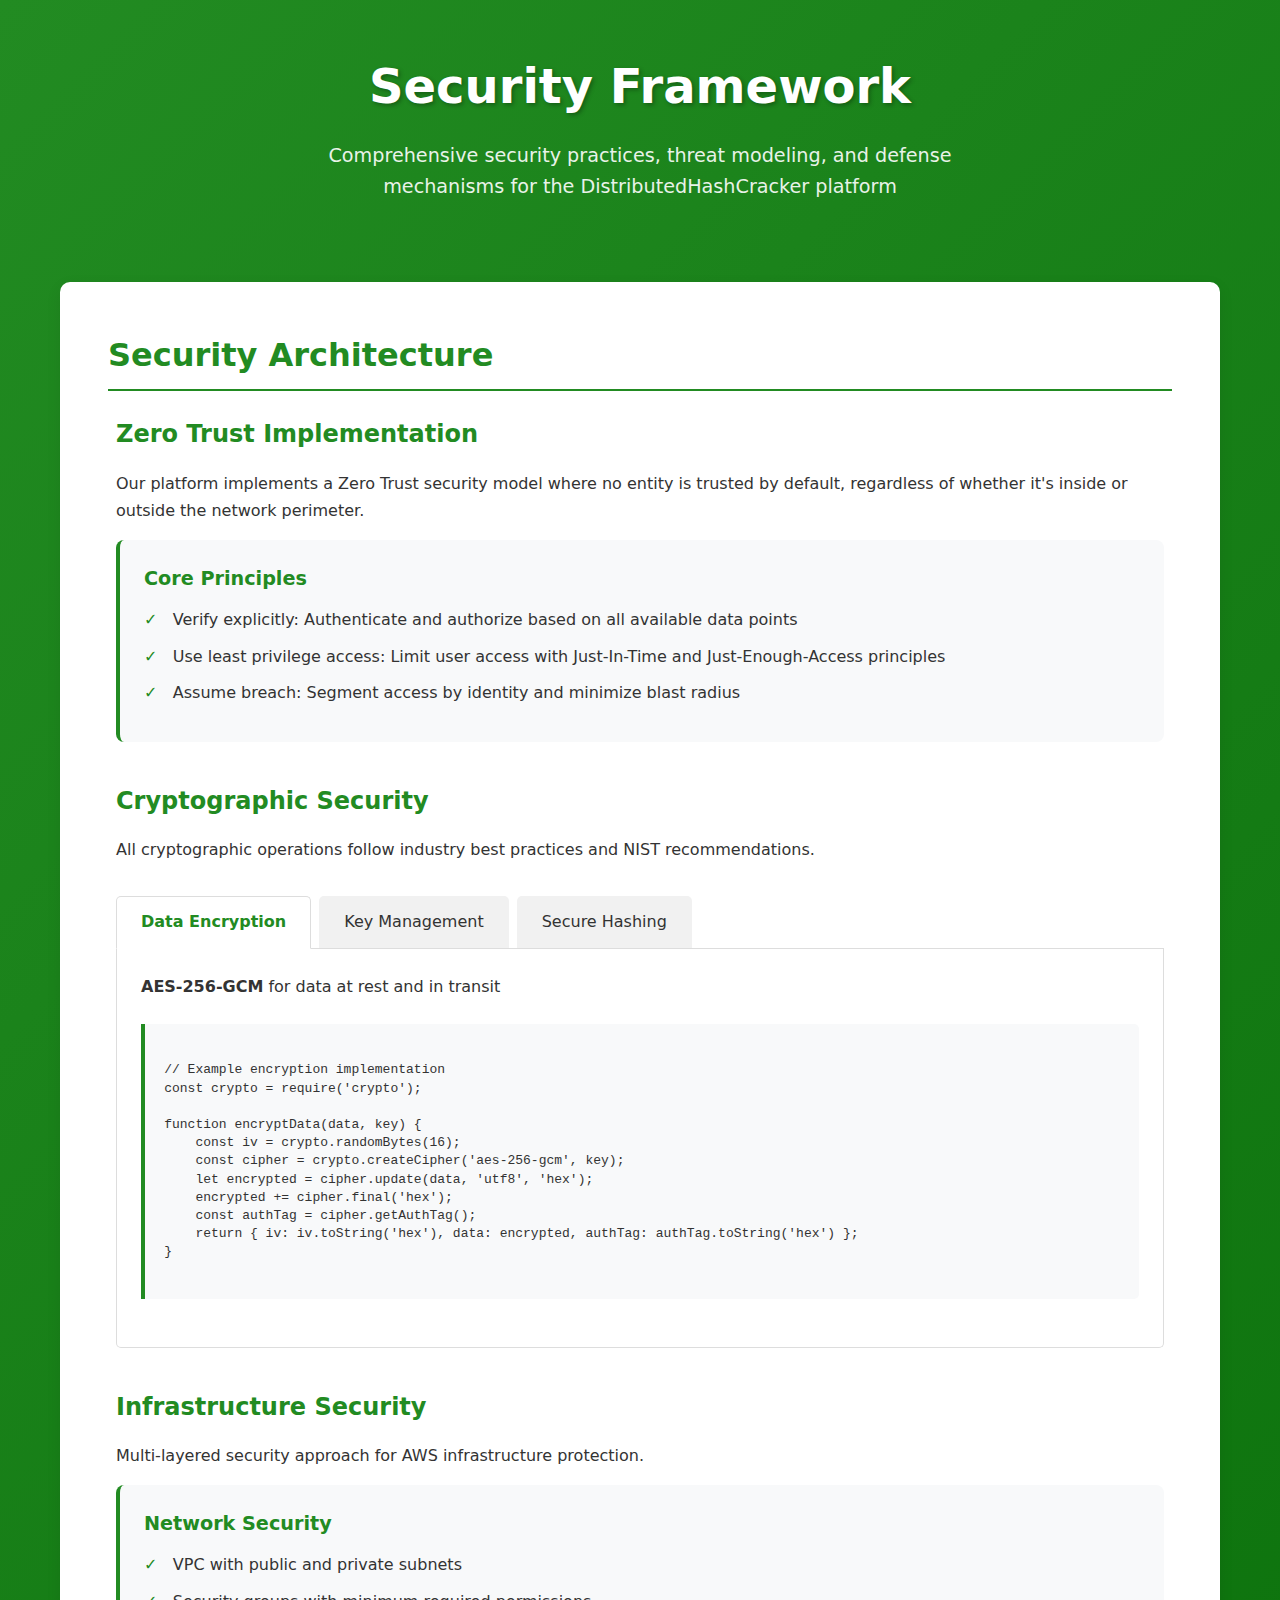
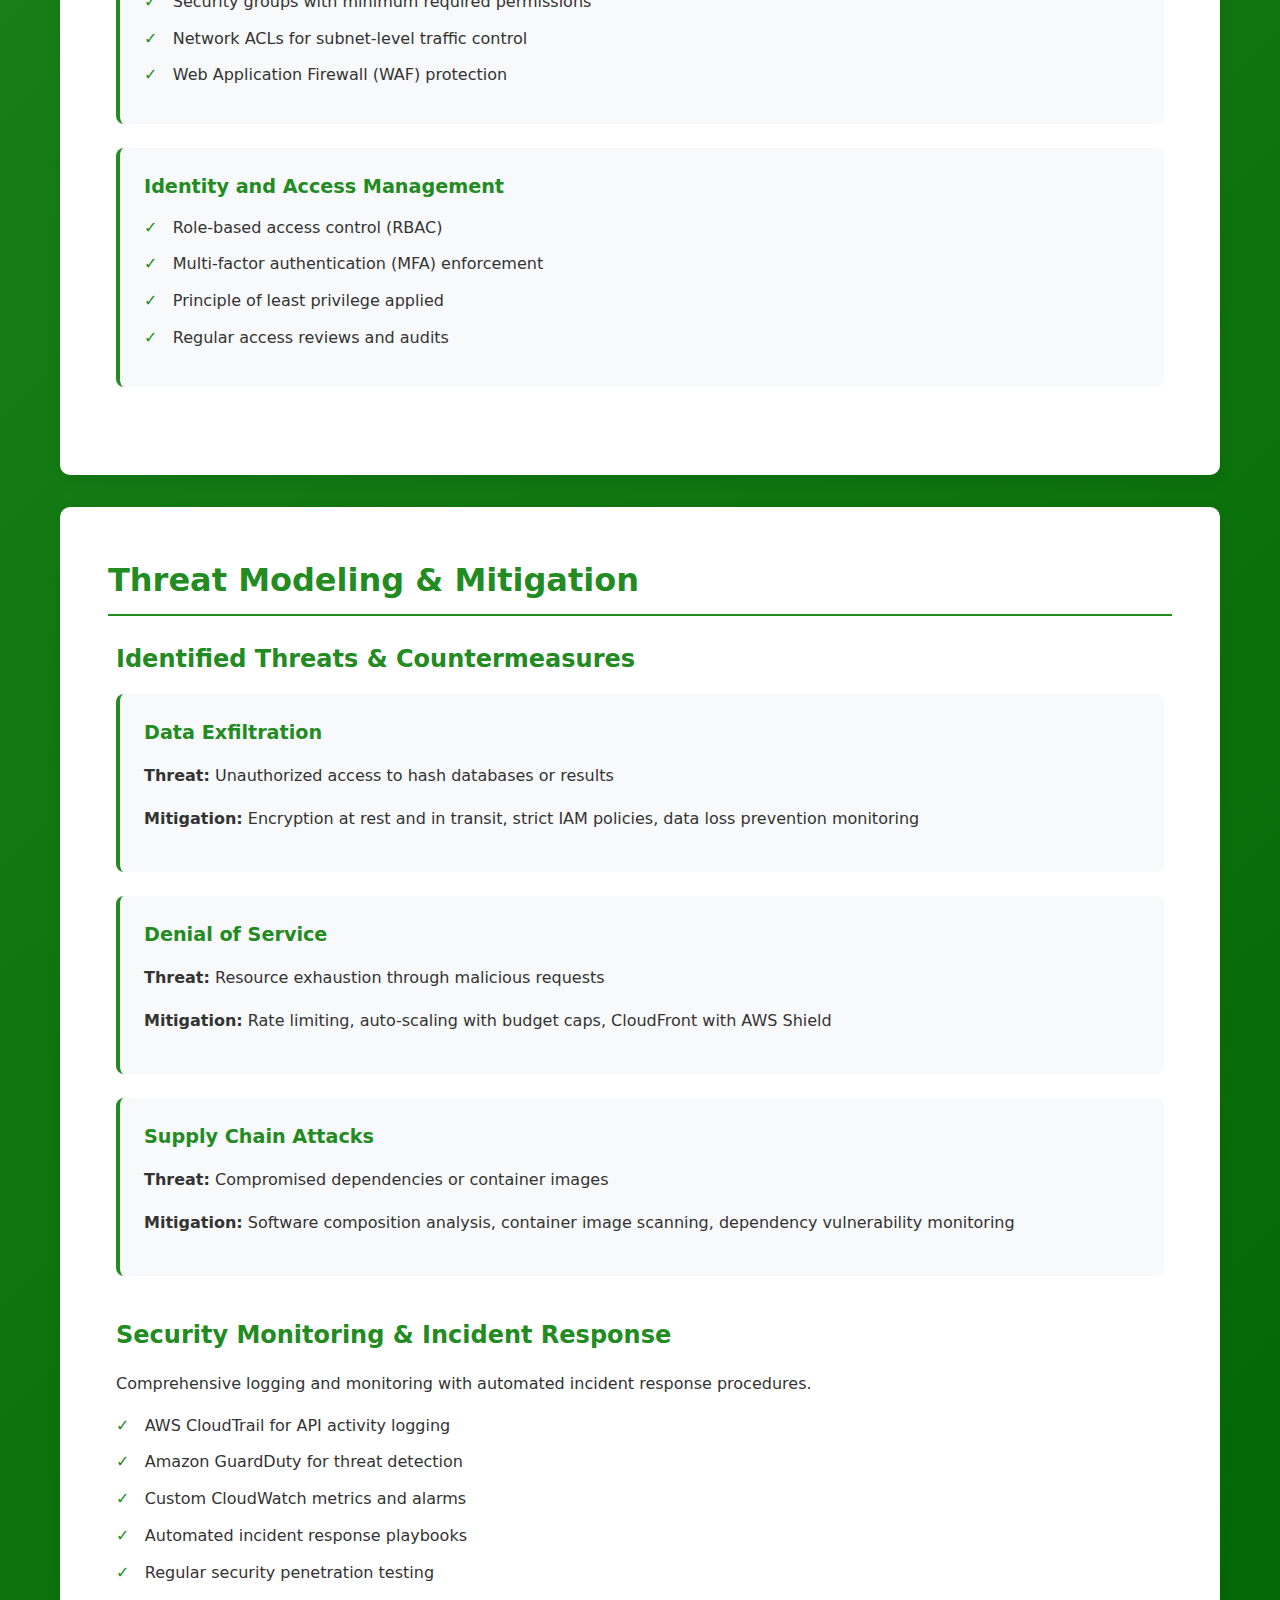
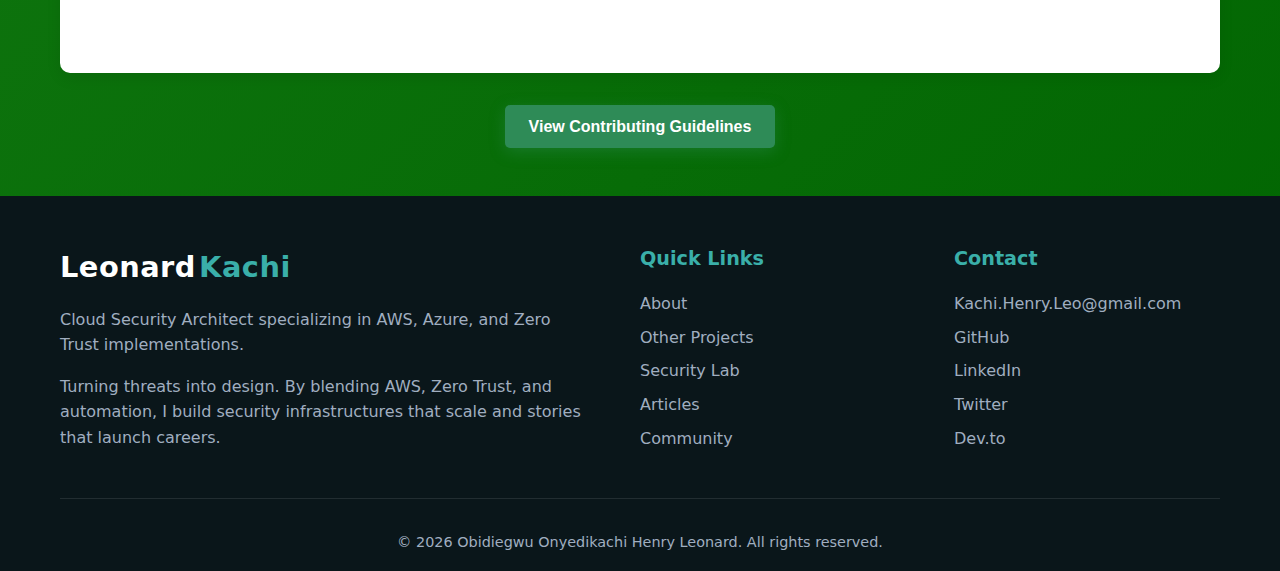
<file: SecurityContributing.html>
<!DOCTYPE html>
<html lang="en">
<head>
    <meta charset="UTF-8">
    <meta name="viewport" content="width=device-width, initial-scale=1.0">
    <title>DistributedHashCracker - Security & Contributing</title>
    <meta name="description" content="Security practices and contribution guidelines for the DistributedHashCracker project">
    
<style>
    * {
        margin: 0;
        padding: 0;
        box-sizing: border-box;
    }
    
    :root {
        --primary: #0d1f23;
        --secondary: #1e3d38;
        --accent: #3aafa9;
        --accent-dark: #2b837e;
        --text: #feffff;
        --text-muted: #a0aec0;
        --text-dark: #2d3748;
        --transition: all 0.3s ease;
        --shadow: 0 4px 6px rgba(0, 0, 0, 0.1);
        --shadow-lg: 0 10px 15px rgba(0, 0, 0, 0.2);
        --radius: 8px;
        --radius-sm: 4px;
    }
    
    body {
        font-family: 'Segoe UI', system-ui, -apple-system, sans-serif;
        line-height: 1.6;
        color: #333;
        background: linear-gradient(135deg, #228B22 0%, #006400 100%);
        min-height: 100vh;
    }
    
    .container {
        max-width: 1200px;
        margin: 0 auto;
        padding: 0 20px;
    }
    
header {
  background: rgba(255, 255, 255, 0.95);
  backdrop-filter: blur(10px);
  padding: 1rem 0;
  position: fixed;
  width: 100%;
  top: -100px; /* hide it off screen */
  z-index: 1000;
  box-shadow: 0 2px 20px rgba(0,0,0,0.1);
  transition: top 0.3s ease; /* smooth slide-in */
}

header.visible {
  top: 0; /* slide into view */
}

    
    nav {
        display: flex;
        justify-content: space-between;
        align-items: center;
    }
    
    .logo {
        font-size: 1.5rem;
        font-weight: bold;
        color: #228B22;
    }
    
    .nav-links {
        display: flex;
        list-style: none;
        gap: 2rem;
    }
    
    .nav-links a {
        text-decoration: none;
        color: #333;
        font-weight: 500;
        transition: color 0.3s;
    }
    
    .nav-links a:hover {
        color: #228B22;
    }
    
    main {
        padding-top: 120px; /* Increased to account for fixed header */
    }
    
    .page-header {
        text-align: center;
        padding: 3rem 0;
        color: white;
        margin-bottom: 2rem;
    }
    
    .page-header h1 {
        font-size: 3rem;
        margin-bottom: 1rem;
        text-shadow: 2px 2px 4px rgba(0,0,0,0.3);
    }
    
    .page-header p {
        font-size: 1.2rem;
        opacity: 0.9;
        max-width: 700px;
        margin: 0 auto;
        line-height: 1.6;
    }
    
    .content-section {
        background: white;
        padding: 3rem;
        margin-bottom: 2rem;
        border-radius: 10px;
        box-shadow: 0 5px 15px rgba(0,0,0,0.08);
    }
    
    .section-title {
        font-size: 2rem;
        margin-bottom: 1.5rem;
        color: #228B22;
        border-bottom: 2px solid #228B22;
        padding-bottom: 0.5rem;
    }
    
    .subsection {
        margin-bottom: 2.5rem;
        padding: 0 0.5rem;
    }
    
    .subsection h3 {
        font-size: 1.5rem;
        margin-bottom: 1rem;
        color: #228B22;
    }
    
    .subsection p {
        margin-bottom: 1rem;
        line-height: 1.7;
    }
    
    .feature-list {
        list-style-type: none;
        padding-left: 0;
    }
    
    .feature-list li {
        margin-bottom: 0.8rem;
        position: relative;
        padding-left: 1.8rem;
        line-height: 1.5;
    }
    
    .feature-list li:before {
        content: "✓";
        color: #228B22;
        font-weight: bold;
        position: absolute;
        left: 0;
    }
    
    .code-block {
        background: #f8f9fa;
        border-left: 4px solid #228B22;
        padding: 1.2rem;
        margin: 1.5rem 0;
        font-family: monospace;
        overflow-x: auto;
        border-radius: 0 5px 5px 0;
        line-height: 1.4;
    }
    
    .btn {
        display: inline-block;
        padding: 0.8rem 1.5rem;
        text-decoration: none;
        border-radius: 5px;
        font-weight: bold;
        transition: all 0.3s;
        border: none;
        cursor: pointer;
        font-size: 1rem;
    }
    
    .btn-primary {
        background: #2e8b57;
        color: white;
        box-shadow: 0 4px 15px rgba(46, 139, 87, 0.4);
    }
    
    .btn-primary:hover {
        background: #006400;
        transform: translateY(-2px);
        box-shadow: 0 6px 20px rgba(0,100,0,0.6);
    }
    
    .btn-secondary {
        background: transparent;
        color: #228B22;
        border: 2px solid #228B22;
    }
    
    .btn-secondary:hover {
        background: #228B22;
        color: white;
        transform: translateY(-2px);
    }
    
    .card {
        background: #f8f9fa;
        padding: 1.5rem;
        border-radius: 8px;
        margin-bottom: 1.5rem;
        border-left: 4px solid #228B22;
    }
    
    .card h4 {
        color: #228B22;
        margin-bottom: 0.8rem;
        font-size: 1.2rem;
    }
    
    .tab-container {
        margin: 2rem 0;
    }
    
    .tabs {
        display: flex;
        border-bottom: 1px solid #ddd;
        margin-bottom: 0;
    }
    
    .tab {
        padding: 0.8rem 1.5rem;
        cursor: pointer;
        border: 1px solid transparent;
        border-bottom: none;
        border-radius: 5px 5px 0 0;
        margin-right: 0.5rem;
        background: #f1f1f1;
        transition: all 0.3s;
    }
    
    .tab:hover {
        background: #e9e9e9;
    }
    
    .tab.active {
        background: white;
        border-color: #ddd;
        border-bottom: 1px solid white;
        margin-bottom: -1px;
        font-weight: bold;
        color: #228B22;
    }
    
    .tab-content {
        display: none;
        padding: 1.5rem;
        background: white;
        border: 1px solid #ddd;
        border-top: none;
        border-radius: 0 0 5px 5px;
    }
    
    .tab-content.active {
        display: block;
    }
    
    .footer {
        background: #0a161a;
        padding: 3rem 0 1rem;
        color: var(--text);
        margin-top: 3rem;
    }
    
    .footer-content {
        display: grid;
        grid-template-columns: 2fr 1fr 1fr;
        gap: 3rem;
        margin-bottom: 2rem;
    }
    
    .footer-about h3 {
        margin-bottom: 1rem;
        font-size: 1.8rem;
        font-weight: 700;
    }
    
    .footer-about p {
        margin-bottom: 1rem;
        color: var(--text-muted);
        line-height: 1.6;
    }
    
    .footer-links h4, .footer-contact h4 {
        color: var(--accent);
        margin-bottom: 1rem;
        font-size: 1.2rem;
        font-weight: 600;
    }
    
    .footer-links ul, .footer-contact ul {
        list-style: none;
        display: flex;
        flex-direction: column;
        gap: 0.5rem;
    }
    
    .footer-links a, .footer-contact a {
        color: var(--text-muted);
        text-decoration: none;
        transition: var(--transition);
    }
    
    .footer-links a:hover, .footer-contact a:hover {
        color: var(--accent);
    }
    
    .footer-bottom {
        text-align: center;
        padding-top: 2rem;
        border-top: 1px solid rgba(255, 255, 255, 0.1);
        font-size: 0.9rem;
        color: var(--text-muted);
    }
    
    .name-logo {
        display: flex;
        align-items: center;
        font-family: 'Segoe UI', system-ui, -apple-system, sans-serif;
        font-weight: 700;
        letter-spacing: 0.5px;
        font-size: 1.8rem;
        margin-bottom: 1rem;
    }
    
    .leonard {
        color: white;
        margin-right: 0.2rem;
    }
    
    .kachi {
        color: var(--accent);
    }
    
    /* Page toggle button styling */
    .page-toggle {
        text-align: center;
        margin: 2rem 0;
    }
    
    /* Fix for anchor links being hidden behind fixed header */
    .section-anchor {
        display: block;
        position: relative;
        top: -120px;
        visibility: hidden;
    }
    
    @media (max-width: 768px) {
        .nav-links {
            display: none;
        }
        
        .page-header h1 {
            font-size: 2.2rem;
        }
        
        .footer-content {
            grid-template-columns: 1fr;
            gap: 2rem;
        }
        
        .name-logo {
            font-size: 1.5rem;
        }
        
        .tabs {
            flex-direction: column;
        }
        
        .tab {
            margin-right: 0;
            margin-bottom: 0.5rem;
            border-radius: 5px;
            text-align: center;
        }
        
        .content-section {
            padding: 2rem 1.5rem;
        }
        
        .section-title {
            font-size: 1.7rem;
        }
        
        .subsection h3 {
            font-size: 1.3rem;
        }
        
        main {
            padding-top: 100px;
        }
        
        .section-anchor {
            top: -100px;
        }
    }
</style>
</head>
<body>
    <header>
        <nav class="container">
            <div class="logo">DistributedHashCracker</div>
            <ul class="nav-links">
                <li><a href="index.html">Home</a></li>
                <li><a href="#security">Security</a></li>
                <li><a href="#contributing">Contributing</a></li>
                <li><a href="https://github.com/LeonardKachi/Distributed-Hash-Cracking.git">GitHub</a></li>
            </ul>
        </nav>
    </header>

    <main class="container">
        <!-- Security Page Content -->
        <section id="security">
            <span class="section-anchor" id="security-anchor"></span>
            <div class="page-header">
                <h1>Security Framework</h1>
                <p>Comprehensive security practices, threat modeling, and defense mechanisms for the DistributedHashCracker platform</p>
            </div>
            
            <div class="content-section">
                <h2 class="section-title">Security Architecture</h2>
                
                <div class="subsection">
                    <h3>Zero Trust Implementation</h3>
                    <p>Our platform implements a Zero Trust security model where no entity is trusted by default, regardless of whether it's inside or outside the network perimeter.</p>
                    
                    <div class="card">
                        <h4>Core Principles</h4>
                        <ul class="feature-list">
                            <li>Verify explicitly: Authenticate and authorize based on all available data points</li>
                            <li>Use least privilege access: Limit user access with Just-In-Time and Just-Enough-Access principles</li>
                            <li>Assume breach: Segment access by identity and minimize blast radius</li>
                        </ul>
                    </div>
                </div>
                
                <div class="subsection">
                    <h3>Cryptographic Security</h3>
                    <p>All cryptographic operations follow industry best practices and NIST recommendations.</p>
                    
                    <div class="tab-container">
                        <div class="tabs">
                            <div class="tab active" onclick="openTab(event, 'encryption')">Data Encryption</div>
                            <div class="tab" onclick="openTab(event, 'keymgmt')">Key Management</div>
                            <div class="tab" onclick="openTab(event, 'hashing')">Secure Hashing</div>
                        </div>
                        
                        <div id="encryption" class="tab-content active">
                            <p><strong>AES-256-GCM</strong> for data at rest and in transit</p>
                           <pre class="code-block"><code>
// Example encryption implementation
const crypto = require('crypto');

function encryptData(data, key) {
    const iv = crypto.randomBytes(16);
    const cipher = crypto.createCipher('aes-256-gcm', key);
    let encrypted = cipher.update(data, 'utf8', 'hex');
    encrypted += cipher.final('hex');
    const authTag = cipher.getAuthTag();
    return { iv: iv.toString('hex'), data: encrypted, authTag: authTag.toString('hex') };
}
                            </code></pre>
                        </div>
                        
                        <div id="keymgmt" class="tab-content">
                            <p><strong>AWS KMS</strong> integration for secure key management with automatic rotation</p>
                            <ul class="feature-list">
                                <li>Hardware Security Modules (HSM) protection</li>
                                <li>Automatic key rotation every 90 days</li>
                                <li>Granular access policies with IAM integration</li>
                            </ul>
                        </div>
                        
                        <div id="hashing" class="tab-content">
                            <p><strong>Argon2id</strong> for password hashing with configurable parameters</p>
                            <pre class="code-block"><code>
// Secure password hashing with Argon2
const argon2 = require('argon2');

async function hashPassword(password) {
    return await argon2.hash(password, {
        type: argon2.argon2id,
        memoryCost: 2 ** 16,
        timeCost: 3,
        parallelism: 1
    });
}
                            </code></pre>
                        </div>
                    </div>
                </div>
                
                <div class="subsection">
                    <h3>Infrastructure Security</h3>
                    <p>Multi-layered security approach for AWS infrastructure protection.</p>
                    
                    <div class="card">
                        <h4>Network Security</h4>
                        <ul class="feature-list">
                            <li>VPC with public and private subnets</li>
                            <li>Security groups with minimum required permissions</li>
                            <li>Network ACLs for subnet-level traffic control</li>
                            <li>Web Application Firewall (WAF) protection</li>
                        </ul>
                    </div>
                    
                    <div class="card">
                        <h4>Identity and Access Management</h4>
                        <ul class="feature-list">
                            <li>Role-based access control (RBAC)</li>
                            <li>Multi-factor authentication (MFA) enforcement</li>
                            <li>Principle of least privilege applied</li>
                            <li>Regular access reviews and audits</li>
                        </ul>
                    </div>
                </div>
            </div>
            
            <div class="content-section">
                <h2 class="section-title">Threat Modeling & Mitigation</h2>
                
                <div class="subsection">
                    <h3>Identified Threats & Countermeasures</h3>
                    
                    <div class="card">
                        <h4>Data Exfiltration</h4>
                        <p><strong>Threat:</strong> Unauthorized access to hash databases or results</p>
                        <p><strong>Mitigation:</strong> Encryption at rest and in transit, strict IAM policies, data loss prevention monitoring</p>
                    </div>
                    
                    <div class="card">
                        <h4>Denial of Service</h4>
                        <p><strong>Threat:</strong> Resource exhaustion through malicious requests</p>
                        <p><strong>Mitigation:</strong> Rate limiting, auto-scaling with budget caps, CloudFront with AWS Shield</p>
                    </div>
                    
                    <div class="card">
                        <h4>Supply Chain Attacks</h4>
                        <p><strong>Threat:</strong> Compromised dependencies or container images</p>
                        <p><strong>Mitigation:</strong> Software composition analysis, container image scanning, dependency vulnerability monitoring</p>
                    </div>
                </div>
                
                <div class="subsection">
                    <h3>Security Monitoring & Incident Response</h3>
                    <p>Comprehensive logging and monitoring with automated incident response procedures.</p>
                    
                    <ul class="feature-list">
                        <li>AWS CloudTrail for API activity logging</li>
                        <li>Amazon GuardDuty for threat detection</li>
                        <li>Custom CloudWatch metrics and alarms</li>
                        <li>Automated incident response playbooks</li>
                        <li>Regular security penetration testing</li>
                    </ul>
                </div>
            </div>
        </section>
        
        <!-- Contributing Page Content -->
        <section id="contributing" style="display: none;">
            <span class="section-anchor" id="contributing-anchor"></span>
            <div class="page-header">
                <h1>Contribution Guidelines</h1>
                <p>Join our community of security researchers and help build the future of distributed hash cracking</p>
            </div>
            
            <div class="content-section">
                <h2 class="section-title">Getting Started</h2>
                
                <div class="subsection">
                    <h3>Development Environment Setup</h3>
                    <p>Follow these steps to set up your local development environment:</p>
                    
<pre class="code-block"><code># Clone the repository
git clone https://github.com/LeonardKachi/Distributed-Hash-Cracking.git
cd Distributed-Hash-Cracking

# Install dependencies
npm install

# Set up environment variables
cp .env.example .env
# Edit .env with your configuration

# Start development server
npm run dev
</code></pre>

                    
                    <p>For detailed setup instructions, check our <a href="https://github.com/LeonardKachi/Distributed-Hash-Cracking/blob/main/Technical_Specification.md">Development Setup Guide</a>.</p>
                </div>
                
                <div class="subsection">
                    <h3>Project Structure</h3>
                    <p>Understanding the codebase organization:</p>
                    
                    <div class="card">
                        <h4>Key Directories</h4>
                        <ul class="feature-list">
                            <li><code>/src</code> - Main application source code</li>
                            <li><code>/infrastructure</code> - AWS CDK infrastructure as code</li>
                            <li><code>/docs</code> - Project documentation</li>
                            <li><code>/tests</code> - Unit and integration tests</li>
                            <li><code>/scripts</code> - Deployment and utility scripts</li>
                        </ul>
                    </div>
                </div>
            </div>
            
            <div class="content-section">
                <h2 class="section-title">Contribution Workflow</h2>
                
                <div class="subsection">
                    <h3>Fork & Pull Request Model</h3>
                    <p>We follow the standard GitHub contribution workflow:</p>
                    
                    <ol style="padding-left: 1.5rem; line-height: 1.7;">
                        <li><strong>Fork</strong> the repository to your GitHub account</li>
                        <li><strong>Clone</strong> your forked repository locally</li>
                        <li><strong>Create a feature branch</strong> for your changes</li>
                        <li><strong>Make your changes</strong> and test thoroughly</li>
                        <li><strong>Commit</strong> with descriptive commit messages</li>
                        <li><strong>Push</strong> to your forked repository</li>
                        <li><strong>Open a Pull Request</strong> to the main repository</li>
                    </ol>
                </div>
                
                <div class="subsection">
                    <h3>Code Quality Standards</h3>
                    <p>Maintain high code quality with these guidelines:</p>
                    
                    <div class="card">
                        <h4>Coding Standards</h4>
                        <ul class="feature-list">
                            <li>Follow ESLint and Prettier configurations</li>
                            <li>Write meaningful comments and documentation</li>
                            <li>Include unit tests for new functionality</li>
                            <li>Ensure all tests pass before submitting PR</li>
                            <li>Follow security best practices in all code changes</li>
                        </ul>
                    </div>
                    
                    <div class="card">
                        <h4>Commit Message Convention</h4>
                        <p>Use conventional commit messages:</p>
                        <pre class="code-block"><code>
feat: add support for SHA-512 algorithm
fix: resolve memory leak in worker nodes
docs: update API documentation
test: add unit tests for hash validation
chore: update dependencies
                        </code></pre>
                    </div>
                </div>
            </div>
            
            <div class="content-section">
                <h2 class="section-title">Areas for Contribution</h2>
                
                <div class="subsection">
                    <h3>Priority Features</h3>
                    <p>Help us implement these high-priority features:</p>
                    
                    <div class="card">
                        <h4>Algorithm Support</h4>
                        <ul class="feature-list">
                            <li>Implement additional hash algorithms (bcrypt, scrypt)</li>
                            <li>Optimize existing algorithm implementations</li>
                            <li>Add GPU acceleration support</li>
                        </ul>
                    </div>
                    
                    <div class="card">
                        <h4>User Experience</h4>
                        <ul class="feature-list">
                            <li>Improve web interface design and responsiveness</li>
                            <li>Add real-time progress visualization</li>
                            <li>Implement batch operations and job scheduling</li>
                        </ul>
                    </div>
                    
                    <div class="card">
                        <h4>Infrastructure</h4>
                        <ul class="feature-list">
                            <li>Multi-cloud support (Azure, GCP)</li>
                            <li>Container optimization and size reduction</li>
                            <li>Cost optimization and resource utilization</li>
                        </ul>
                    </div>
                </div>
                
                <div class="subsection">
                    <h3>Documentation & Testing</h3>
                    <p>Non-code contributions are equally valuable:</p>
                    
                    <ul class="feature-list">
                        <li>Write tutorials and how-to guides</li>
                        <li>Improve API documentation</li>
                        <li>Create integration tests</li>
                        <li>Performance benchmarking</li>
                        <li>Security testing and vulnerability assessment</li>
                    </ul>
                </div>
            </div>
            
            <div class="content-section">
                <h2 class="section-title">Community Guidelines</h2>
                
                <div class="subsection">
                    <h3>Code of Conduct</h3>
                    <p>We are committed to providing a friendly, safe, and welcoming environment for all.</p>
                    
                    <div class="card">
                        <h4>Our Pledge</h4>
                        <p>We as members, contributors, and leaders pledge to make participation in our community a harassment-free experience for everyone, regardless of age, body size, visible or invisible disability, ethnicity, sex characteristics, gender identity and expression, level of experience, education, socio-economic status, nationality, personal appearance, race, religion, or sexual identity and orientation.</p>
                    </div>
                    
                    <div class="card">
                        <h4>Our Standards</h4>
                        <ul class="feature-list">
                            <li>Using welcoming and inclusive language</li>
                            <li>Being respectful of differing viewpoints and experiences</li>
                            <li>Gracefully accepting constructive criticism</li>
                            <li>Focusing on what is best for the community</li>
                            <li>Showing empathy towards other community members</li>
                        </ul>
                    </div>
                </div>
                
                <div class="subsection">
                    <h3>Getting Help</h3>
                    <p>Need assistance? Here's how to get help:</p>
                    
                    <ul class="feature-list">
                        <li>Check existing documentation and GitHub issues</li>
                        <li>Join our Discord community for real-time help</li>
                        <li>Create a GitHub issue for bugs or feature requests</li>
                        <li>Reach out to maintainers for security-related concerns</li>
                    </ul>
                    
                    <div style="text-align: center; margin-top: 2rem;">
                        <a href="https://github.com/LeonardKachi/Distributed-Hash-Cracking.git" class="btn btn-primary">Start Contributing</a>
                        <a href="https://discord.gg/8QjYCgvk" class="btn btn-secondary">Join Community</a>
                    </div>
                </div>
            </div>
        </section>
        
        <div class="page-toggle">
            <button onclick="togglePages()" class="btn btn-primary" id="toggleButton">View Contributing Guidelines</button>
        </div>
    </main>
    
<footer class="footer">
    <div class="container">
      <div class="footer-content">
        <div class="footer-about">
          <div class="name-logo">
            <span class="leonard">Leonard</span>
            <span class="kachi">Kachi</span>
          </div>
          <p>Cloud Security Architect specializing in AWS, Azure, and Zero Trust implementations.</p>
          <p>Turning threats into design. By blending AWS, Zero Trust, and automation, I build security infrastructures that scale and stories that launch careers.</p>
        </div>
        <div class="footer-links">
          <h4>Quick Links</h4>
          <ul>
            <li><a href="https://leonardkachi.github.io/Portfolio-website/index.html#about">About</a></li>
            <li><a href="https://leonardkachi.github.io/Portfolio-website/index.html#projects">Other Projects</a></li>
            <li><a href="https://leonardkachi.github.io/Portfolio-website/index.html#lab">Security Lab</a></li>
            <li><a href="https://leonardkachi.github.io/Portfolio-website/index.html#articles">Articles</a></li>
            <li><a href="https://discord.gg/8QjYCgvk">Community</a></li>
          </ul>
        </div>

        <div class="footer-contact">
          <h4>Contact</h4>
          <ul>
            <li><a href="mailto:Kachi.Henry.Leo@gmail.com">Kachi.Henry.Leo@gmail.com</a></li>
            <li><a href="https://github.com/LeonardKachi" target="_blank">GitHub</a></li>
            <li><a href="https://www.linkedin.com/in/onyedikachi-obidiegwu" target="_blank">LinkedIn</a></li>
            <li><a href="https://twitter.com/Leonard_kachi" target="_blank">Twitter</a></li>
            <li><a href="https://dev.to/leonardkachi" target="_blank">Dev.to</a></li>
          </ul>
        </div>
      </div>
      <div class="footer-bottom">
        <p>&copy; <span id="year">2025</span> Obidiegwu Onyedikachi Henry Leonard. All rights reserved.</p>
      </div>
    </div>
  </footer>

    <script>
        // Tab functionality
        function openTab(evt, tabName) {
            const tabcontent = document.getElementsByClassName("tab-content");
            for (let i = 0; i < tabcontent.length; i++) {
                tabcontent[i].classList.remove("active");
            }
            
            const tablinks = document.getElementsByClassName("tab");
            for (let i = 0; i < tablinks.length; i++) {
                tablinks[i].classList.remove("active");
            }
            
            document.getElementById(tabName).classList.add("active");
            evt.currentTarget.classList.add("active");
        }
        
        // Toggle between Security and Contributing pages
        function togglePages() {
            const securityPage = document.getElementById('security');
            const contributingPage = document.getElementById('contributing');
            const toggleButton = document.getElementById('toggleButton');
            
            if (securityPage.style.display !== 'none') {
                securityPage.style.display = 'none';
                contributingPage.style.display = 'block';
                toggleButton.textContent = 'View Security Framework';
                // Update URL hash
                window.location.hash = 'contributing';
            } else {
                securityPage.style.display = 'block';
                contributingPage.style.display = 'none';
                toggleButton.textContent = 'View Contributing Guidelines';
                // Update URL hash
                window.location.hash = 'security';
            }
            
            // Scroll to top when switching pages
            window.scrollTo(0, 0);
        }
        
        // Set current year in footer
        document.getElementById('year').textContent = new Date().getFullYear();
        
        // Handle page load with hash
        window.addEventListener('load', function() {
            if (window.location.hash === '#contributing') {
                togglePages();
            }
        });
        
        // Smooth scrolling for anchor links
        document.querySelectorAll('a[href^="#"]').forEach(anchor => {
            anchor.addEventListener('click', function (e) {
                e.preventDefault();
                
                const targetId = this.getAttribute('href');
                if (targetId === '#security' || targetId === '#contributing') {
                    if (targetId === '#contributing' && document.getElementById('security').style.display !== 'none') {
                        togglePages();
                    } else if (targetId === '#security' && document.getElementById('contributing').style.display !== 'none') {
                        togglePages();
                    }
                    
                    // Scroll to the top of the page
                    window.scrollTo(0, 0);
                } else {
                    // For other anchor links
                    const targetElement = document.querySelector(targetId);
                    if (targetElement) {
                        window.scrollTo({
                            top: targetElement.offsetTop - 120,
                            behavior: 'smooth'
                        });
                    }
                }
            });
        });
        const header = document.querySelector("header");
let lastScroll = 0;

window.addEventListener("scroll", () => {
  const currentScroll = window.pageYOffset;

  if (currentScroll > lastScroll && currentScroll > 100) {
    // user scrolling down past 100px → show header
    header.classList.add("visible");
  } else if (currentScroll < lastScroll) {
    // user scrolling up → hide header
    header.classList.remove("visible");
  }

  lastScroll = currentScroll;
});

// Show header when cursor is near top
document.addEventListener("mousemove", (e) => {
  if (e.clientY < 80) { // if mouse is within 80px of top
    header.classList.add("visible");
  } else if (window.scrollY < 100) {
    header.classList.remove("visible");
  }
});
    </script>
</body>
</html>
</file>
